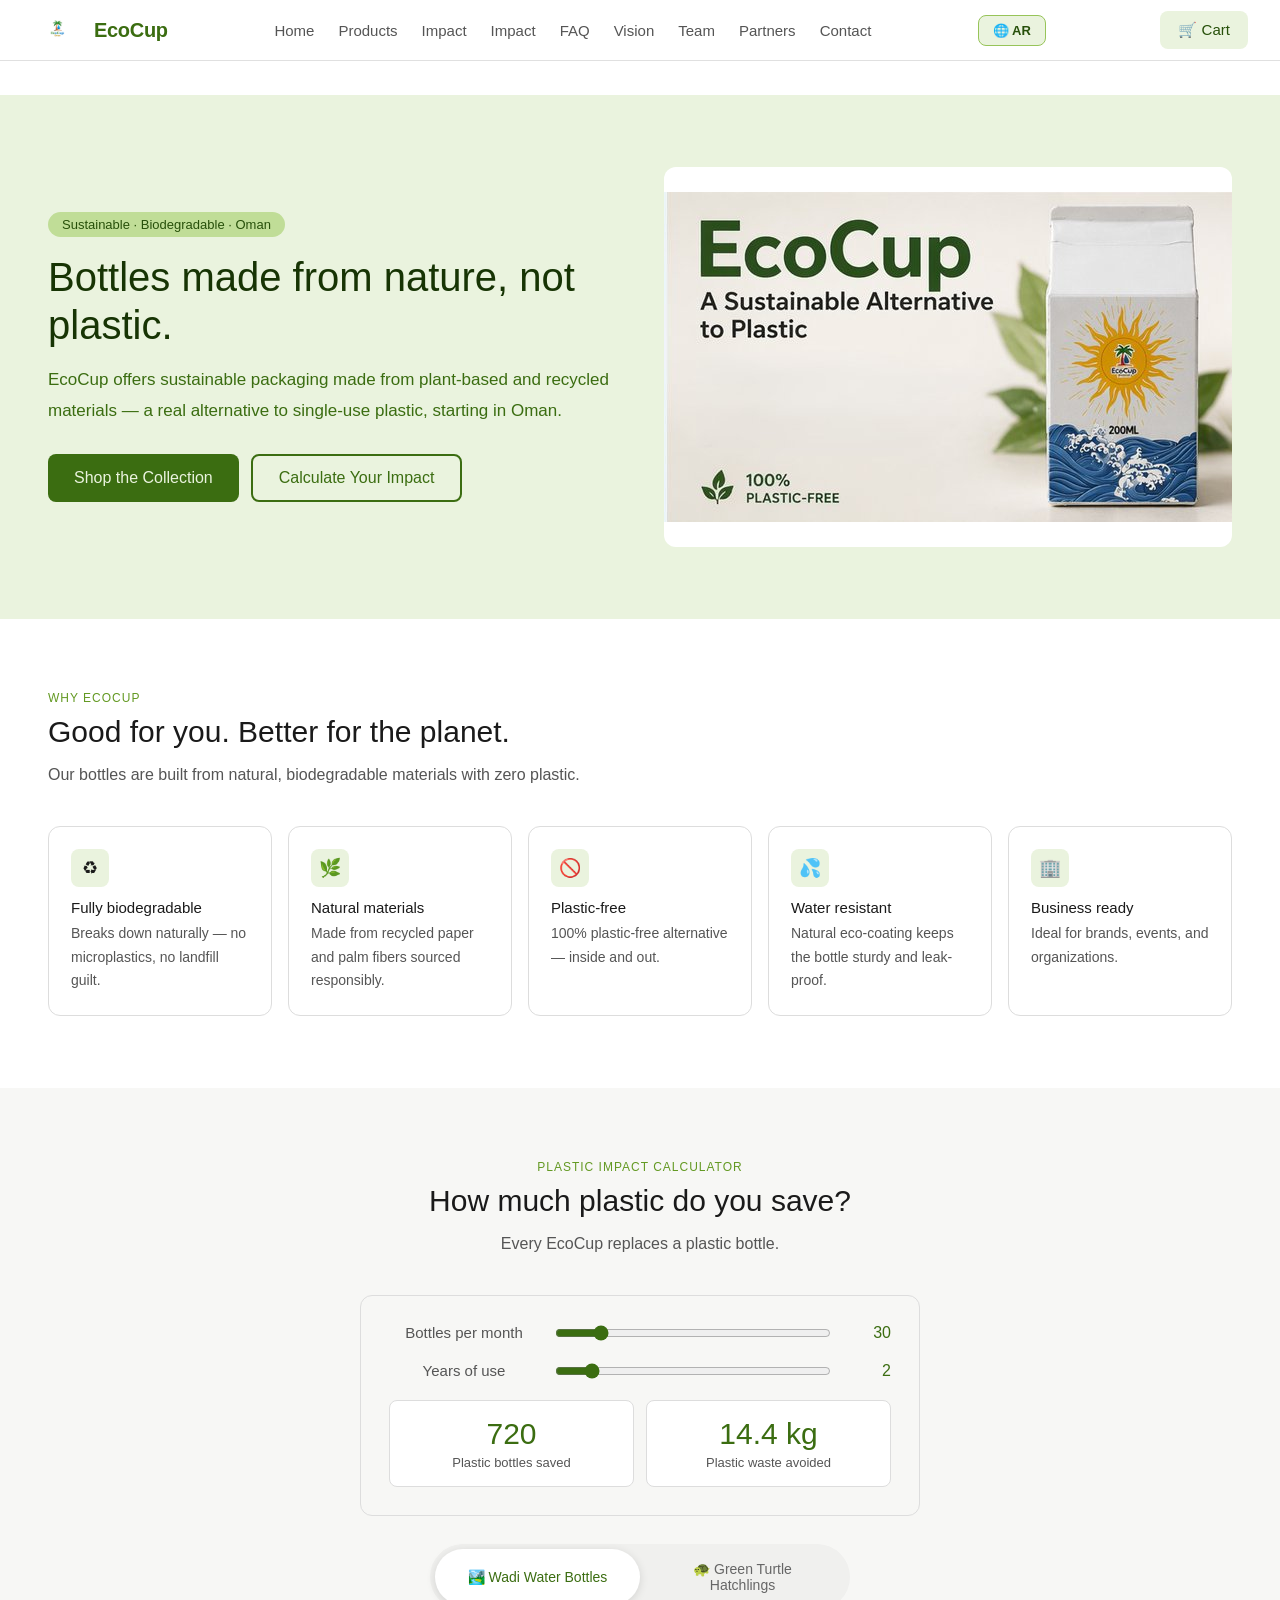
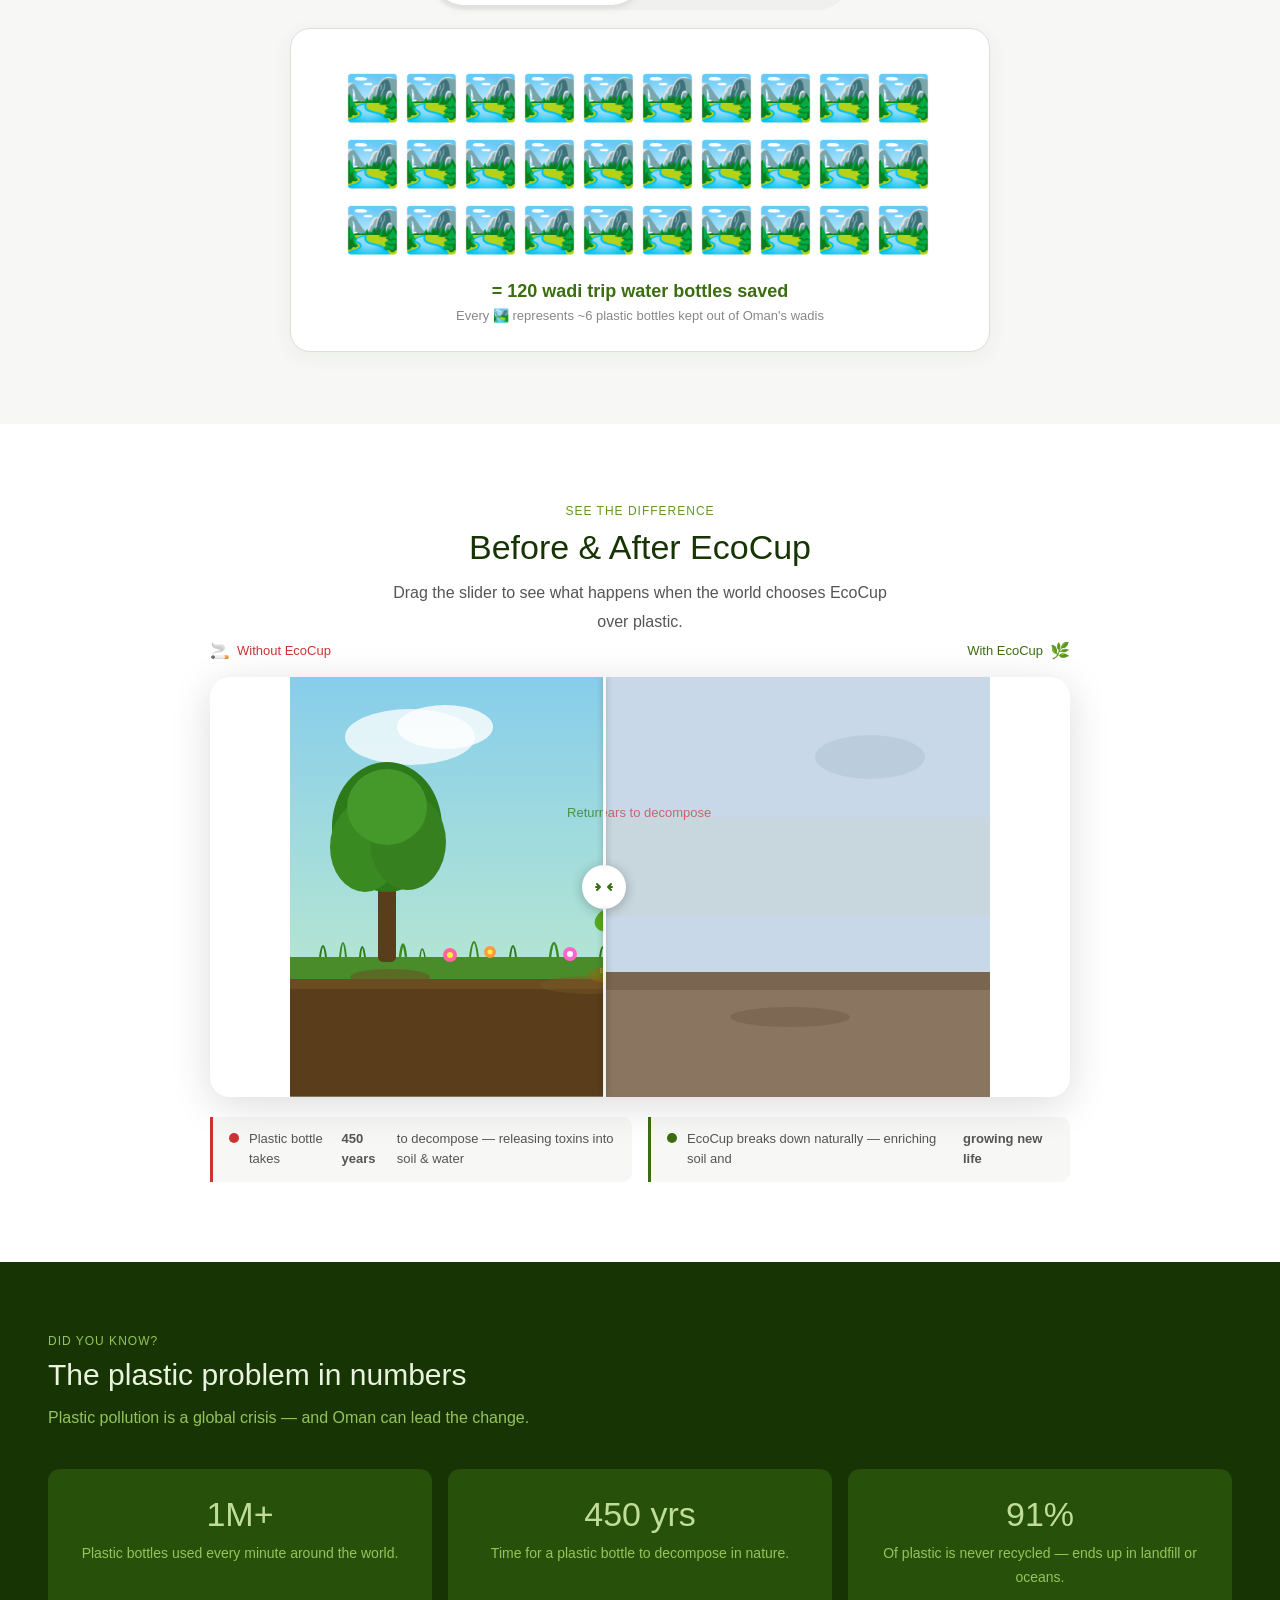
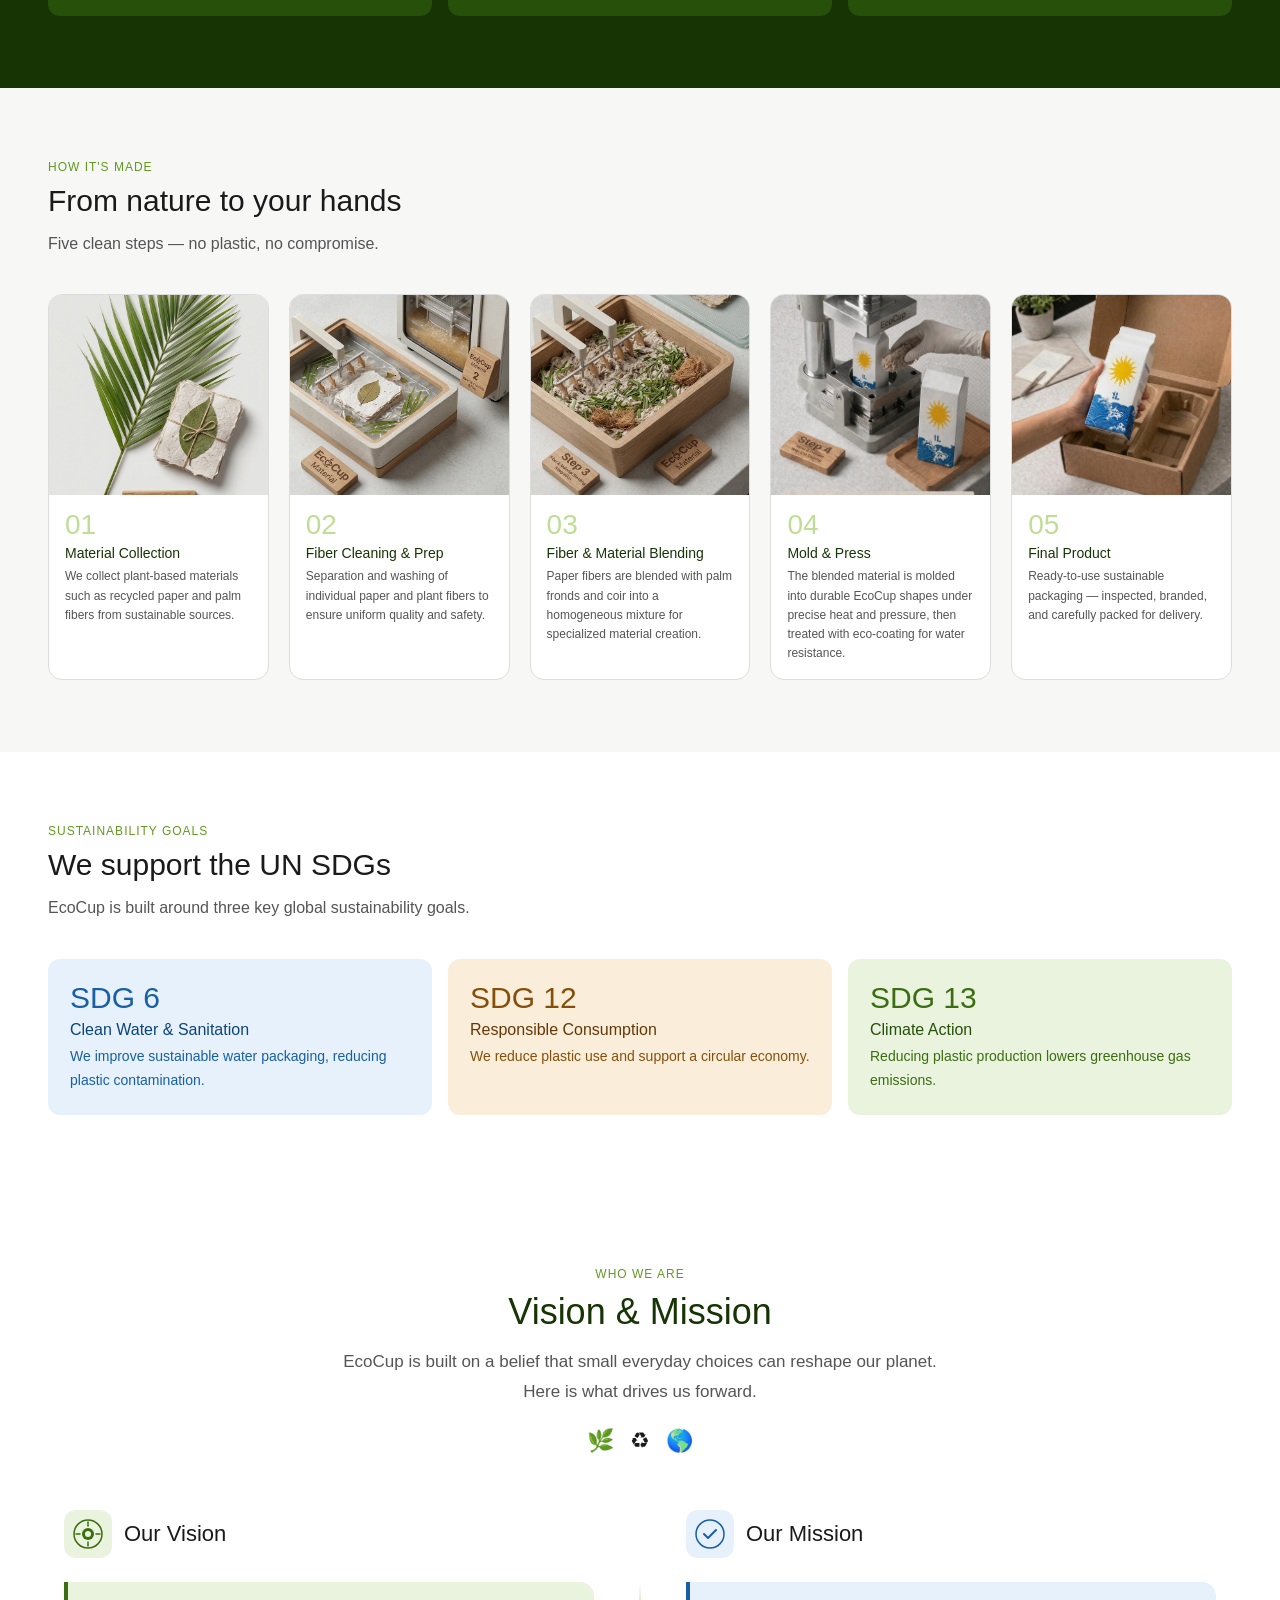
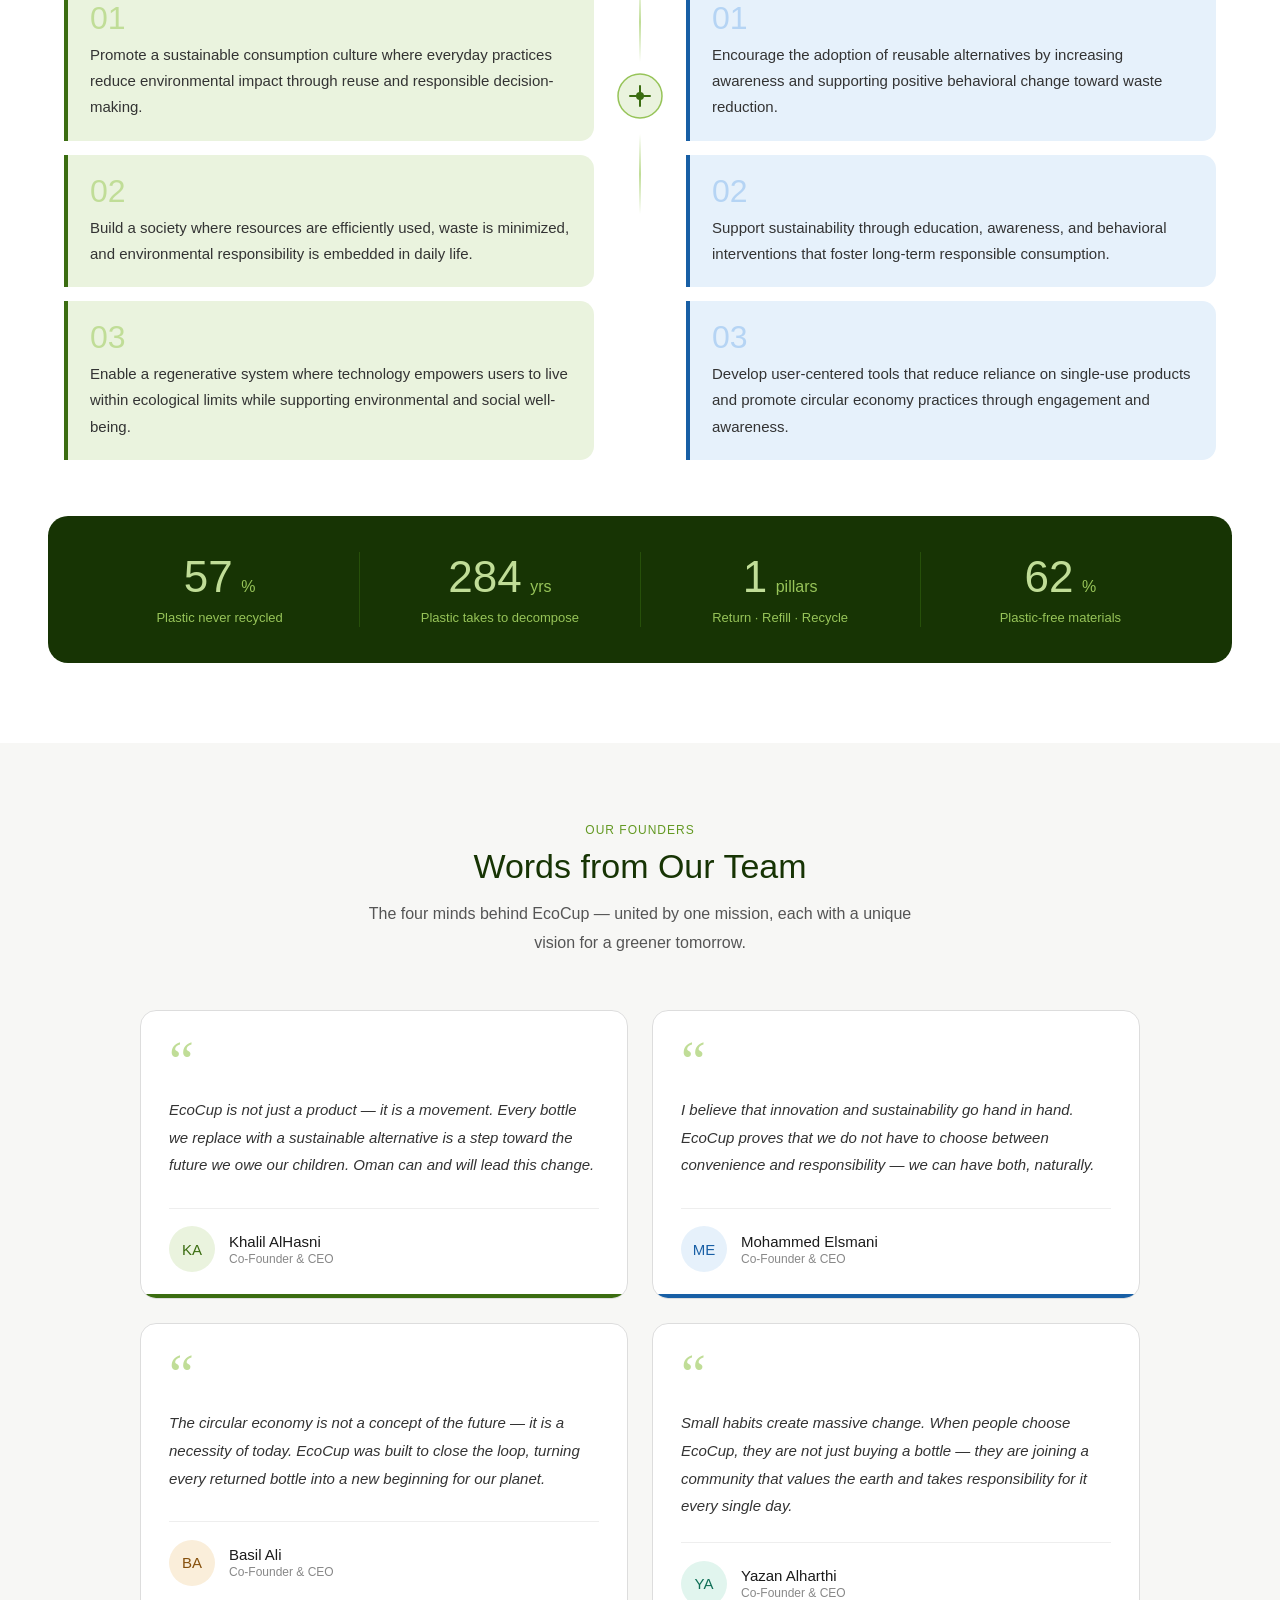
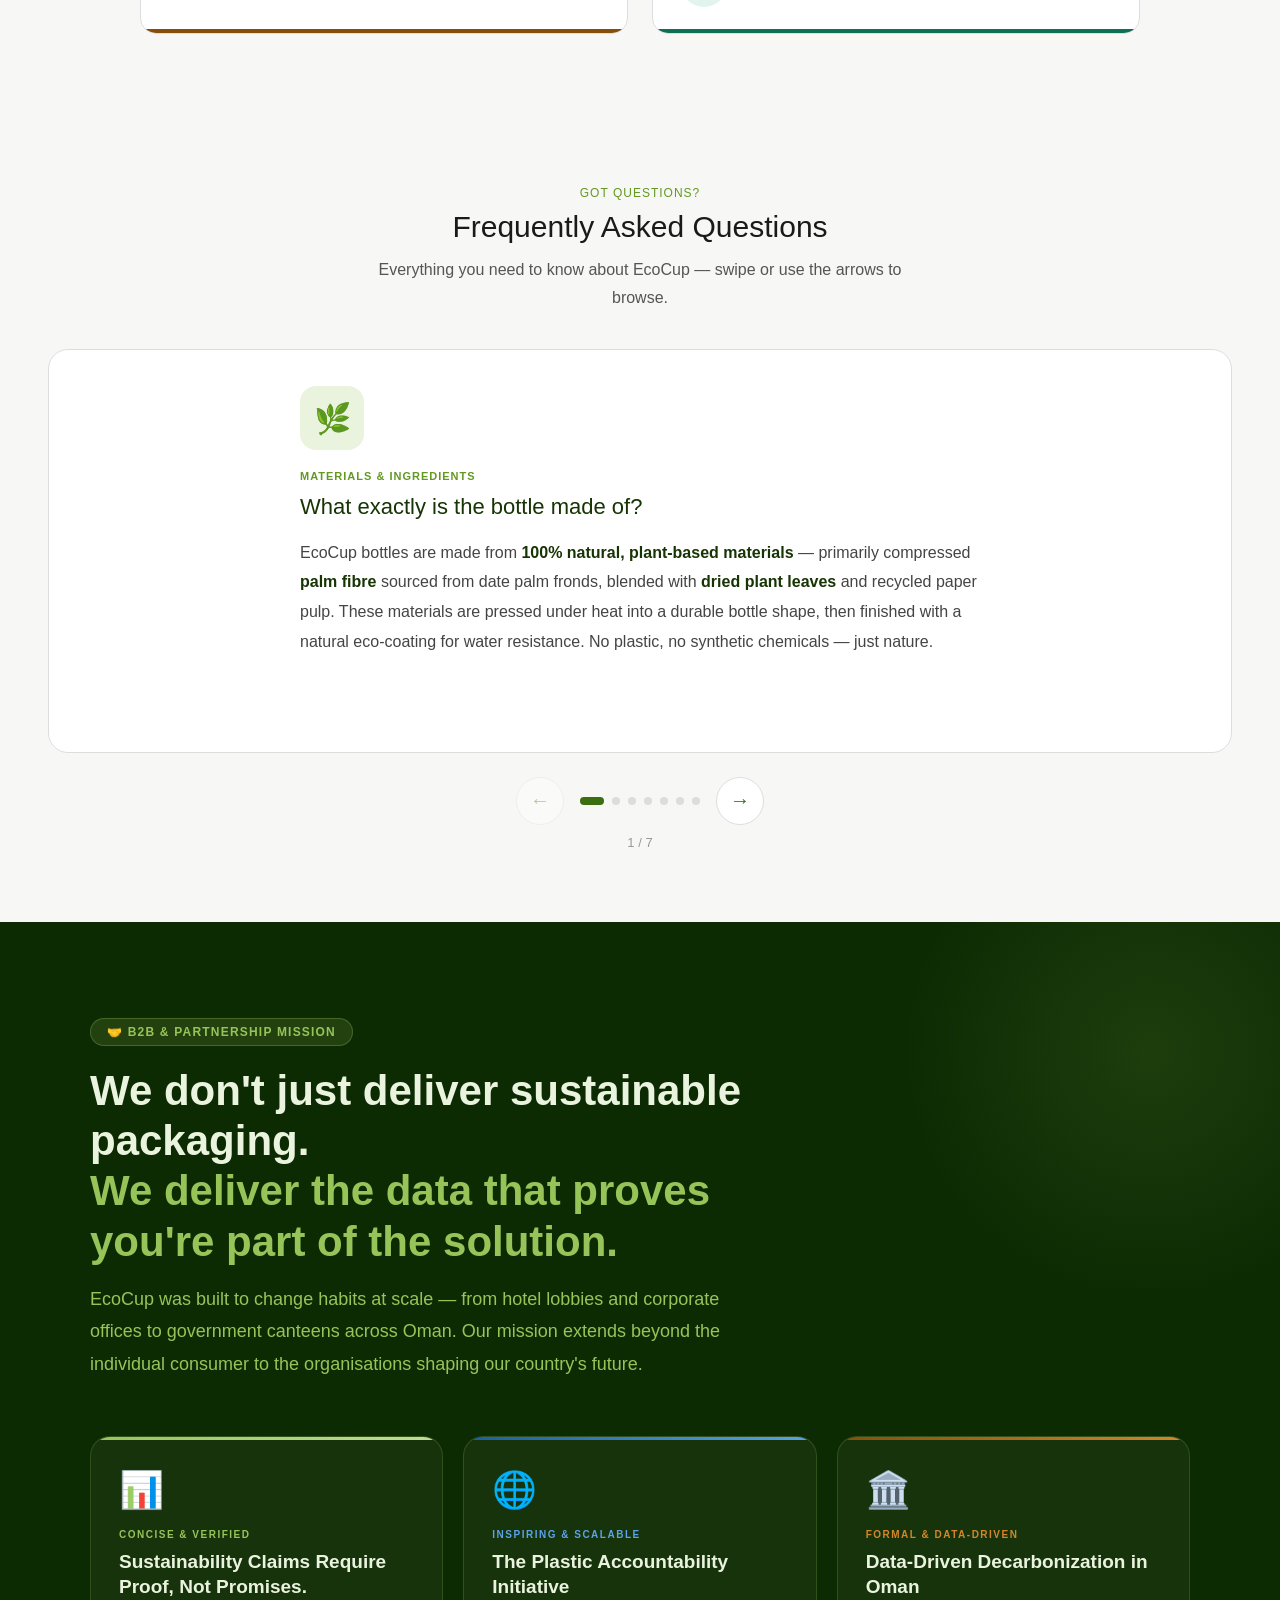
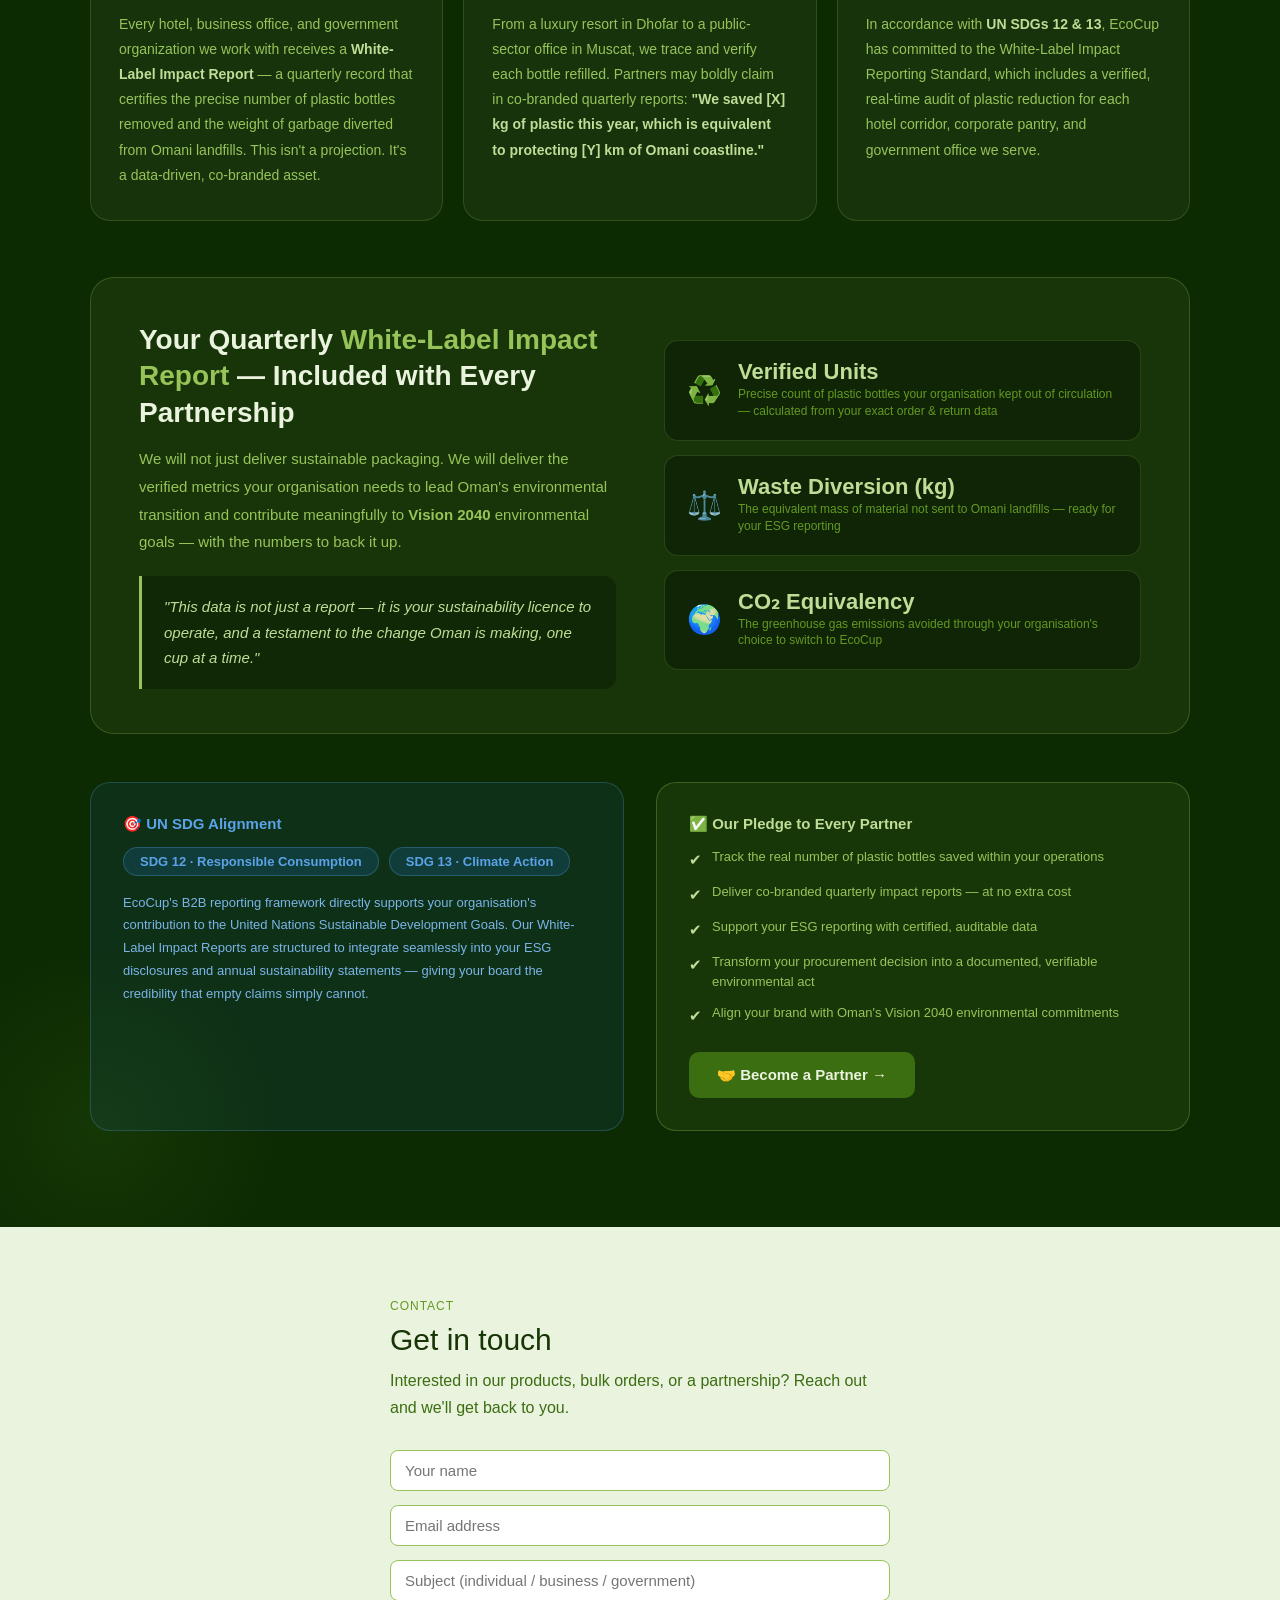
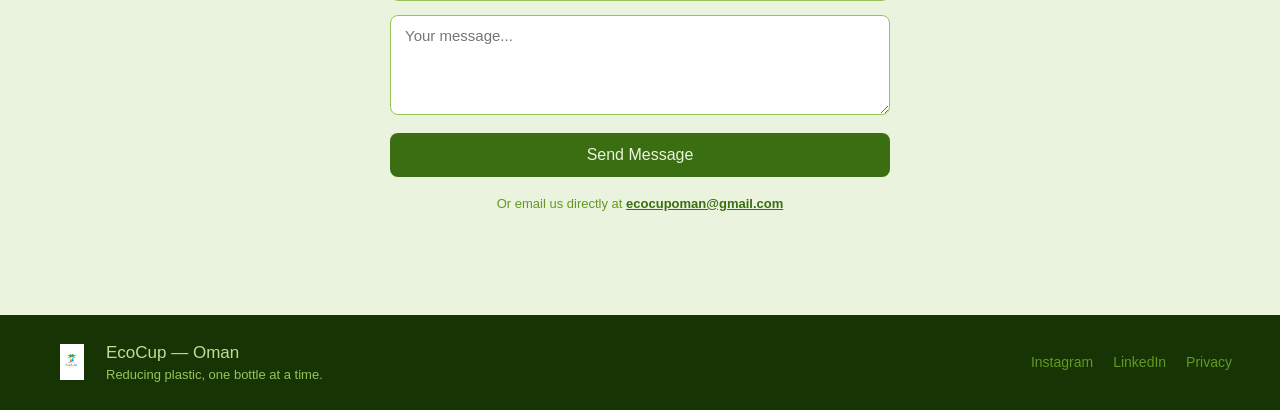
<file: ecocup_v2/index.html>
<!DOCTYPE html>
<html lang="en">
<head>
  <meta charset="UTF-8"/>
  <meta name="viewport" content="width=device-width, initial-scale=1.0"/>
  <title>EcoCup — Sustainable Bottles, Oman</title>
  <link rel="stylesheet" href="css/style.css"/>
</head>
<body>

<nav class="nav">
  <div class="nav-logo" onclick="showPage('page-home')">
    <img src="images/logo-new.jpeg" alt="EcoCup Logo"/>
    <span>EcoCup</span>
  </div>
  <div class="nav-links">
    <a onclick="showPage('page-home')">Home</a>
    <a onclick="showPage('page-products')">Products</a>
    <a onclick="showPage('page-home');setTimeout(()=>document.getElementById('sec-calc')&&document.getElementById('sec-calc').scrollIntoView({behavior:'smooth'}),200)">Impact</a>
    <a onclick="showPage('page-home');setTimeout(()=>document.getElementById('sec-before-after')&&document.getElementById('sec-before-after').scrollIntoView({behavior:'smooth'}),200)">Impact</a>
    <a onclick="showPage('page-home');setTimeout(()=>document.getElementById('sec-faq')&&document.getElementById('sec-faq').scrollIntoView({behavior:'smooth'}),200)">FAQ</a>
    <a onclick="showPage('page-home');setTimeout(()=>document.getElementById('sec-vision')&&document.getElementById('sec-vision').scrollIntoView({behavior:'smooth'}),200)">Vision</a>
    <a onclick="showPage('page-home');setTimeout(()=>document.getElementById('sec-team')&&document.getElementById('sec-team').scrollIntoView({behavior:'smooth'}),200)">Team</a>
    <a onclick="showPage('page-home');setTimeout(()=>document.getElementById('sec-b2b')&&document.getElementById('sec-b2b').scrollIntoView({behavior:'smooth'}),200)">Partners</a>
    <a onclick="showPage('page-home');setTimeout(()=>document.getElementById('sec-contact')&&document.getElementById('sec-contact').scrollIntoView({behavior:'smooth'}),200)">Contact</a>
  </div>
  <button class="lang-toggle" id="langToggle" onclick="toggleArabic()" title="عربي / English">🌐 AR</button>
  <button class="hamburger" id="hamburger" onclick="toggleMobileMenu()" aria-label="Menu">
    <span></span><span></span><span></span>
  </button>
  <button class="cart-btn" id="cart-nav-btn">
    &#128722; Cart <span class="cart-badge" id="cart-badge">0</span>
  </button>
</nav>
<div class="toast" id="toast"></div>

<!-- MOBILE MENU -->
<div class="mobile-menu" id="mobile-menu">
  <a onclick="showPage('page-home');closeMobileMenu()">🏠 Home</a>
  <a onclick="showPage('page-products');closeMobileMenu()">🛍️ Products</a>
  <a onclick="showPage('page-home');closeMobileMenu();setTimeout(()=>document.getElementById('sec-calc')&&document.getElementById('sec-calc').scrollIntoView({behavior:'smooth'}),200)">📊 Impact Calculator</a>
  <a onclick="showPage('page-home');closeMobileMenu();setTimeout(()=>document.getElementById('sec-vision')&&document.getElementById('sec-vision').scrollIntoView({behavior:'smooth'}),200)">🌱 Vision</a>
  <a onclick="showPage('page-home');closeMobileMenu();setTimeout(()=>document.getElementById('sec-faq')&&document.getElementById('sec-faq').scrollIntoView({behavior:'smooth'}),200)">❓ FAQ</a>
  <a onclick="showPage('page-home');closeMobileMenu();setTimeout(()=>document.getElementById('sec-team')&&document.getElementById('sec-team').scrollIntoView({behavior:'smooth'}),200)">👥 Team</a>
  <a onclick="showPage('page-home');closeMobileMenu();setTimeout(()=>document.getElementById('sec-b2b')&&document.getElementById('sec-b2b').scrollIntoView({behavior:'smooth'}),200)">🤝 Partners</a>
  <a onclick="showPage('page-home');closeMobileMenu();setTimeout(()=>document.getElementById('sec-contact')&&document.getElementById('sec-contact').scrollIntoView({behavior:'smooth'}),200)">✉️ Contact</a>
</div>

<!-- CART ABANDONMENT HOOK POPUP -->
<div class="cart-hook-overlay" id="cartHookOverlay" onclick="closeCartHook(event)">
  <div class="cart-hook-popup">
    <button class="cart-hook-close" onclick="closeCartHookBtn()">✕</button>
    <div class="cart-hook-icon">🌱</div>
    <div class="cart-hook-title">Did you know?</div>
    <div class="cart-hook-body">This EcoCup bottle will return to earth naturally — compare that to a plastic bottle sitting in a landfill for centuries.</div>
    <div class="cart-hook-compare">
      <div class="hook-stat bad">
        <div class="h-num">450 yrs</div>
        <div class="h-lbl">Plastic bottle to decompose</div>
      </div>
      <div class="hook-stat good">
        <div class="h-num">~80 days</div>
        <div class="h-lbl">EcoCup returns to soil</div>
      </div>
    </div>
    <button class="cart-hook-cta" onclick="closeCartHookBtn();showPage('page-cart');">View My Cart 🛒</button>
  </div>
</div>

<!-- HOME PAGE -->
<div class="page active" id="page-home">
  <section class="hero">
    <div>
      <span class="hero-tag">Sustainable &middot; Biodegradable &middot; Oman</span>
      <h1>Bottles made from nature, not plastic.</h1>
      <p>EcoCup offers sustainable packaging made from plant-based and recycled materials &mdash; a real alternative to single-use plastic, starting in Oman.</p>
      <div class="hero-btns">
        <button class="btn-primary" onclick="showPage('page-products')">Shop the Collection</button>
        <button class="btn-secondary" onclick="document.getElementById('sec-calc').scrollIntoView({behavior:'smooth'})">Calculate Your Impact</button>
      </div>
    </div>
    <div class="hero-img">
      <img src="images/hero/hero-bottle.png" alt="EcoCup 800ml Recycle and Return Bottle" style="object-fit:contain;background:#fff;"/>
    </div>
  </section>

  <section class="site-section">
    <div class="section-label">Why EcoCup</div>
    <div class="section-title">Good for you. Better for the planet.</div>
    <p class="section-sub">Our bottles are built from natural, biodegradable materials with zero plastic.</p>
    <div class="features-grid">
      <div class="feature-card"><div class="feature-icon">&#9851;</div><h3>Fully biodegradable</h3><p>Breaks down naturally &mdash; no microplastics, no landfill guilt.</p></div>
      <div class="feature-card"><div class="feature-icon">&#127807;</div><h3>Natural materials</h3><p>Made from recycled paper and palm fibers sourced responsibly.</p></div>
      <div class="feature-card"><div class="feature-icon">&#128683;</div><h3>Plastic-free</h3><p>100% plastic-free alternative &mdash; inside and out.</p></div>
      <div class="feature-card"><div class="feature-icon">&#128166;</div><h3>Water resistant</h3><p>Natural eco-coating keeps the bottle sturdy and leak-proof.</p></div>
      <div class="feature-card"><div class="feature-icon">&#127970;</div><h3>Business ready</h3><p>Ideal for brands, events, and organizations.</p></div>
    </div>
  </section>

  <section class="site-section" id="sec-calc" style="text-align:center;background:#f7f7f5;">
    <div class="section-label">Plastic Impact Calculator</div>
    <div class="section-title">How much plastic do you save?</div>
    <p class="section-sub" style="margin:0 auto;">Every EcoCup replaces a plastic bottle.</p>
    <div class="calc-box">
      <div class="calc-row"><label>Bottles per month</label><input type="range" min="1" max="200" value="30" id="monthly" step="1" oninput="updateCalc()"><span class="calc-val" id="monthly-val">30</span></div>
      <div class="calc-row"><label>Years of use</label><input type="range" min="1" max="10" value="2" id="years" step="1" oninput="updateCalc()"><span class="calc-val" id="years-val">2</span></div>
      <div class="calc-result">
        <div class="calc-stat"><div class="num" id="bottles-saved">720</div><div class="lbl">Plastic bottles saved</div></div>
        <div class="calc-stat"><div class="num" id="kg-saved">14.4 kg</div><div class="lbl">Plastic waste avoided</div></div>
      </div>
    </div>

    <!-- OMAN IMPACT VISUALIZER -->
    <div class="impact-toggle">
      <button class="impact-tab active" id="tab-wadis" onclick="setImpactTab('wadis')">🏞️ Wadi Water Bottles</button>
      <button class="impact-tab" id="tab-turtle" onclick="setImpactTab('turtle')">🐢 Green Turtle Hatchlings</button>
    </div>
    <div class="impact-visual-box" id="impact-visual-box">
      <div class="impact-icon-group" id="impact-icon-group">
        <div class="impact-emoji-row" id="impact-emojis"></div>
        <div class="impact-desc" id="impact-desc"></div>
        <div class="impact-sub" id="impact-sub"></div>
      </div>
    </div>
  </section>


  <!-- BEFORE & AFTER SLIDER SECTION -->
  <section class="ba-section" id="sec-before-after">
    <div class="ba-top">
      <div class="section-label" style="text-align:center;">See the difference</div>
      <h2 class="ba-heading">Before &amp; After EcoCup</h2>
      <p class="ba-sub">Drag the slider to see what happens when the world chooses EcoCup over plastic.</p>
    </div>

    <div class="ba-wrapper">
      <!-- LABELS -->
      <div class="ba-label ba-label-left">
        <span class="ba-label-icon">&#128684;</span>
        <span>Without EcoCup</span>
      </div>
      <div class="ba-label ba-label-right">
        <span>With EcoCup</span>
        <span class="ba-label-icon">&#127807;</span>
      </div>

      <!-- SLIDER CONTAINER -->
      <div class="ba-container" id="baContainer">

        <!-- BEFORE side (plastic pollution) -->
        <div class="ba-before">
          <div class="ba-before-visual">
            <!-- Plastic bottles pile SVG illustration -->
            <svg viewBox="0 0 700 420" xmlns="http://www.w3.org/2000/svg" width="100%" height="100%">
              <!-- Sky / background -->
              <rect width="700" height="420" fill="#c8d8e8"/>
              <!-- Clouds -->
              <ellipse cx="120" cy="60" rx="60" ry="25" fill="#b0c4d4" opacity="0.6"/>
              <ellipse cx="150" cy="50" rx="45" ry="22" fill="#b8ccd8" opacity="0.7"/>
              <ellipse cx="580" cy="80" rx="55" ry="22" fill="#b0c4d4" opacity="0.5"/>
              <!-- Ground -->
              <rect x="0" y="300" width="700" height="120" fill="#8a7560"/>
              <rect x="0" y="295" width="700" height="18" fill="#7a6550"/>
              <!-- Dirty puddles -->
              <ellipse cx="150" cy="320" rx="80" ry="12" fill="#6a5540" opacity="0.5"/>
              <ellipse cx="500" cy="340" rx="60" ry="10" fill="#6a5540" opacity="0.4"/>
              <!-- Plastic bottles scattered - various positions -->
              <!-- Row 1 bottles -->
              <g transform="translate(60,200) rotate(-15)">
                <rect x="0" y="0" width="28" height="70" rx="8" fill="#88ccff" opacity="0.85"/>
                <rect x="6" y="-8" width="16" height="14" rx="3" fill="#55aaee"/>
                <rect x="3" y="20" width="22" height="20" rx="2" fill="#aaddff" opacity="0.5"/>
              </g>
              <g transform="translate(110,220) rotate(10)">
                <rect x="0" y="0" width="24" height="60" rx="7" fill="#ffcc88" opacity="0.85"/>
                <rect x="5" y="-7" width="14" height="12" rx="3" fill="#ffaa44"/>
                <rect x="3" y="18" width="18" height="16" rx="2" fill="#ffddaa" opacity="0.5"/>
              </g>
              <g transform="translate(160,195) rotate(-5)">
                <rect x="0" y="0" width="26" height="65" rx="7" fill="#88ff99" opacity="0.85"/>
                <rect x="5" y="-7" width="16" height="13" rx="3" fill="#44cc55"/>
                <rect x="3" y="18" width="20" height="18" rx="2" fill="#aaffbb" opacity="0.5"/>
              </g>
              <g transform="translate(210,210) rotate(20)">
                <rect x="0" y="0" width="22" height="55" rx="6" fill="#ff8888" opacity="0.85"/>
                <rect x="4" y="-6" width="14" height="11" rx="3" fill="#ee4444"/>
              </g>
              <g transform="translate(260,200) rotate(-12)">
                <rect x="0" y="0" width="28" height="68" rx="8" fill="#cc88ff" opacity="0.85"/>
                <rect x="6" y="-8" width="16" height="14" rx="3" fill="#aa44ee"/>
                <rect x="3" y="20" width="22" height="20" rx="2" fill="#ddaaff" opacity="0.5"/>
              </g>
              <!-- Row 2 bottles (lower, partially buried) -->
              <g transform="translate(40,255) rotate(5)">
                <rect x="0" y="0" width="30" height="75" rx="9" fill="#88ccff" opacity="0.7"/>
                <rect x="6" y="-9" width="18" height="15" rx="3" fill="#55aaee"/>
              </g>
              <g transform="translate(90,248) rotate(-18)">
                <rect x="0" y="0" width="25" height="62" rx="7" fill="#ffee88" opacity="0.8"/>
                <rect x="5" y="-7" width="15" height="13" rx="3" fill="#ddcc44"/>
              </g>
              <g transform="translate(145,252) rotate(8)">
                <rect x="0" y="0" width="27" height="66" rx="8" fill="#ff9988" opacity="0.8"/>
                <rect x="5" y="-8" width="17" height="14" rx="3" fill="#ee5544"/>
              </g>
              <g transform="translate(195,245) rotate(-8)">
                <rect x="0" y="0" width="24" height="58" rx="7" fill="#88ffee" opacity="0.75"/>
                <rect x="5" y="-7" width="14" height="12" rx="3" fill="#33ccbb"/>
              </g>
              <g transform="translate(240,250) rotate(15)">
                <rect x="0" y="0" width="26" height="64" rx="8" fill="#ffbb88" opacity="0.8"/>
                <rect x="5" y="-8" width="16" height="13" rx="3" fill="#ee8833"/>
              </g>
              <g transform="translate(285,244) rotate(-10)">
                <rect x="0" y="0" width="22" height="54" rx="6" fill="#bbff88" opacity="0.75"/>
                <rect x="4" y="-6" width="14" height="11" rx="3" fill="#77ee33"/>
              </g>
              <!-- Scattered caps and labels -->
              <ellipse cx="130" cy="310" rx="12" ry="5" fill="#ee4444" opacity="0.6" transform="rotate(-20,130,310)"/>
              <ellipse cx="220" cy="305" rx="10" ry="4" fill="#4488ff" opacity="0.6" transform="rotate(15,220,305)"/>
              <ellipse cx="80" cy="315" rx="9" ry="4" fill="#44cc55" opacity="0.6"/>
              <rect x="170" y="308" width="18" height="6" rx="2" fill="#ffcc00" opacity="0.5" transform="rotate(10,179,311)"/>
              <!-- Smog/haze overlay -->
              <rect x="0" y="140" width="700" height="100" fill="#c8d0c0" opacity="0.25"/>
              <!-- Warning text overlay -->
              <text x="350" y="140" text-anchor="middle" font-size="13" fill="#cc3333" font-family="sans-serif" opacity="0.7">450 years to decompose</text>
            </svg>
          </div>
        </div>

        <!-- AFTER side (nature / EcoCup decomposed) -->
        <div class="ba-after">
          <div class="ba-after-visual">
            <svg viewBox="0 0 700 420" xmlns="http://www.w3.org/2000/svg" width="100%" height="100%">
              <!-- Sky gradient -->
              <defs>
                <linearGradient id="skyG" x1="0" y1="0" x2="0" y2="1">
                  <stop offset="0%" stop-color="#87ceeb"/>
                  <stop offset="100%" stop-color="#c8efc8"/>
                </linearGradient>
              </defs>
              <rect width="700" height="420" fill="url(#skyG)"/>
              <!-- Sun -->
              <circle cx="580" cy="70" r="38" fill="#ffe066" opacity="0.9"/>
              <circle cx="580" cy="70" r="48" fill="#ffe066" opacity="0.2"/>
              <!-- Clouds -->
              <ellipse cx="120" cy="60" rx="65" ry="28" fill="#fff" opacity="0.75"/>
              <ellipse cx="155" cy="50" rx="48" ry="22" fill="#fff" opacity="0.8"/>
              <ellipse cx="400" cy="90" rx="50" ry="20" fill="#fff" opacity="0.6"/>
              <!-- Rich ground -->
              <rect x="0" y="300" width="700" height="120" fill="#5a3e1b"/>
              <rect x="0" y="292" width="700" height="20" fill="#6b4c22"/>
              <!-- Grass layer -->
              <rect x="0" y="280" width="700" height="22" fill="#4a8c2a"/>
              <!-- Soil texture bumps -->
              <ellipse cx="100" cy="300" rx="40" ry="8" fill="#6b4c22" opacity="0.5"/>
              <ellipse cx="300" cy="308" rx="50" ry="9" fill="#7a5a2a" opacity="0.4"/>
              <ellipse cx="550" cy="302" rx="45" ry="8" fill="#6b4c22" opacity="0.45"/>
              <!-- Grass blades -->
              <g fill="#2d7a1a">
                <path d="M30 280 Q33 258 36 280" stroke="#2d7a1a" stroke-width="2" fill="none"/>
                <path d="M50 280 Q53 252 56 280" stroke="#3a8a22" stroke-width="2" fill="none"/>
                <path d="M70 280 Q72 260 75 280" stroke="#2d7a1a" stroke-width="2" fill="none"/>
                <path d="M110 280 Q113 255 116 280" stroke="#3a8a22" stroke-width="2.5" fill="none"/>
                <path d="M130 280 Q132 264 135 280" stroke="#2d7a1a" stroke-width="1.5" fill="none"/>
                <path d="M180 280 Q184 250 188 280" stroke="#3a8a22" stroke-width="2" fill="none"/>
                <path d="M220 280 Q223 258 226 280" stroke="#2d7a1a" stroke-width="2" fill="none"/>
                <path d="M260 280 Q264 252 268 280" stroke="#3a8a22" stroke-width="2.5" fill="none"/>
                <path d="M310 280 Q313 260 316 280" stroke="#2d7a1a" stroke-width="2" fill="none"/>
                <path d="M360 280 Q364 254 368 280" stroke="#3a8a22" stroke-width="2" fill="none"/>
                <path d="M420 280 Q423 257 426 280" stroke="#2d7a1a" stroke-width="2.5" fill="none"/>
                <path d="M470 280 Q473 262 476 280" stroke="#3a8a22" stroke-width="2" fill="none"/>
                <path d="M530 280 Q534 253 538 280" stroke="#2d7a1a" stroke-width="2" fill="none"/>
                <path d="M580 280 Q583 258 586 280" stroke="#3a8a22" stroke-width="2.5" fill="none"/>
                <path d="M630 280 Q633 260 636 280" stroke="#2d7a1a" stroke-width="2" fill="none"/>
                <path d="M670 280 Q672 256 675 280" stroke="#3a8a22" stroke-width="2" fill="none"/>
              </g>
              <!-- Big tree left -->
              <rect x="88" y="160" width="18" height="125" rx="5" fill="#5a3e1b"/>
              <ellipse cx="97" cy="150" rx="55" ry="65" fill="#2d7a1a"/>
              <ellipse cx="75" cy="170" rx="35" ry="45" fill="#3a8a22"/>
              <ellipse cx="118" cy="165" rx="38" ry="48" fill="#368020"/>
              <ellipse cx="97" cy="130" rx="40" ry="38" fill="#44992a"/>
              <!-- Flowers -->
              <circle cx="160" cy="278" r="7" fill="#ff6699"/>
              <circle cx="160" cy="278" r="3" fill="#ffee44"/>
              <circle cx="200" cy="275" r="6" fill="#ff9944"/>
              <circle cx="200" cy="275" r="2.5" fill="#ffee44"/>
              <circle cx="280" cy="277" r="7" fill="#ff66cc"/>
              <circle cx="280" cy="277" r="3" fill="#fff"/>
              <circle cx="350" cy="274" r="5" fill="#ffdd44"/>
              <circle cx="350" cy="274" r="2" fill="#fff"/>
              <circle cx="450" cy="276" r="6" fill="#ff4488"/>
              <circle cx="450" cy="276" r="2.5" fill="#ffee44"/>
              <circle cx="520" cy="275" r="7" fill="#cc44ff"/>
              <circle cx="520" cy="275" r="3" fill="#fff"/>
              <circle cx="600" cy="277" r="6" fill="#ff6644"/>
              <circle cx="600" cy="277" r="2.5" fill="#ffee44"/>
              <!-- Small plant sprouting (decomposed EcoCup) -->
              <rect x="318" y="248" width="8" height="35" rx="3" fill="#4a7a1a"/>
              <ellipse cx="322" cy="242" rx="18" ry="12" fill="#55aa22" transform="rotate(-20,322,242)"/>
              <ellipse cx="330" cy="250" rx="14" ry="10" fill="#44991a" transform="rotate(15,330,250)"/>
              <!-- EcoCup decomposing in soil -->
              <ellipse cx="320" cy="298" rx="22" ry="8" fill="#8B6914" opacity="0.6"/>
              <text x="322" y="296" text-anchor="middle" font-size="7" fill="#c8a050" font-family="sans-serif" opacity="0.8">EcoCup</text>
              <!-- Butterfly -->
              <g transform="translate(420,200)">
                <ellipse cx="0" cy="0" rx="18" ry="10" fill="#ff88cc" opacity="0.8" transform="rotate(-30)"/>
                <ellipse cx="0" cy="0" rx="18" ry="10" fill="#ffaadd" opacity="0.8" transform="rotate(30) scale(-1,1)"/>
                <ellipse cx="0" cy="0" rx="12" ry="7" fill="#ff66bb" opacity="0.6" transform="rotate(150)"/>
                <ellipse cx="0" cy="0" rx="12" ry="7" fill="#ff88cc" opacity="0.6" transform="rotate(210) scale(-1,1)"/>
                <line x1="0" y1="-5" x2="-8" y2="-18" stroke="#333" stroke-width="1"/>
                <line x1="0" y1="-5" x2="8" y2="-18" stroke="#333" stroke-width="1"/>
              </g>
              <!-- Bird -->
              <path d="M500 100 Q510 93 520 100 Q510 97 500 100" fill="none" stroke="#334" stroke-width="1.5"/>
              <path d="M530 110 Q540 103 550 110 Q540 107 530 110" fill="none" stroke="#334" stroke-width="1.5"/>
              <!-- Clean air text -->
              <text x="350" y="140" text-anchor="middle" font-size="13" fill="#2d7a1a" font-family="sans-serif" opacity="0.75">Returns to earth naturally</text>
            </svg>
          </div>
        </div>

        <!-- DRAG HANDLE -->
        <div class="ba-handle" id="baHandle">
          <div class="ba-handle-line"></div>
          <div class="ba-handle-circle">
            <svg width="22" height="22" viewBox="0 0 22 22" fill="none">
              <path d="M7 11l-4 0M7 11l-3-3M7 11l-3 3" stroke="#3B6D11" stroke-width="2" stroke-linecap="round"/>
              <path d="M15 11l4 0M15 11l3-3M15 11l3 3" stroke="#3B6D11" stroke-width="2" stroke-linecap="round"/>
            </svg>
          </div>
          <div class="ba-handle-line"></div>
        </div>

      </div><!-- end ba-container -->

      <!-- BOTTOM CAPTION -->
      <div class="ba-caption">
        <div class="ba-cap-item ba-cap-left">
          <span class="ba-cap-dot" style="background:#cc3333;"></span>
          Plastic bottle takes <strong>450 years</strong> to decompose — releasing toxins into soil &amp; water
        </div>
        <div class="ba-cap-item ba-cap-right">
          <span class="ba-cap-dot" style="background:#3B6D11;"></span>
          EcoCup breaks down naturally — enriching soil and <strong>growing new life</strong>
        </div>
      </div>
    </div>
  </section>

  <section class="dark-section">
    <div class="section-label" style="color:#97C459;">Did you know?</div>
    <div class="section-title" style="color:#EAF3DE;">The plastic problem in numbers</div>
    <p class="section-sub" style="color:#97C459;">Plastic pollution is a global crisis &mdash; and Oman can lead the change.</p>
    <div class="dyk-grid">
      <div class="dyk-card"><span class="big">1M+</span><p>Plastic bottles used every minute around the world.</p></div>
      <div class="dyk-card"><span class="big">450 yrs</span><p>Time for a plastic bottle to decompose in nature.</p></div>
      <div class="dyk-card"><span class="big">91%</span><p>Of plastic is never recycled &mdash; ends up in landfill or oceans.</p></div>
    </div>
  </section>

  <section class="site-section process-bg">
    <div class="section-label">How it&apos;s made</div>
    <div class="section-title">From nature to your hands</div>
    <p class="section-sub">Five clean steps &mdash; no plastic, no compromise.</p>
    <div class="process-steps-grid">
      <div class="proc-card">
        <div class="proc-img-wrap"><img src="images/process/step1-materials.jpg" alt="Step 1 - Material Collection"/></div>
        <div class="proc-info"><div class="proc-num">01</div><h4>Material Collection</h4><p>We collect plant-based materials such as recycled paper and palm fibers from sustainable sources.</p></div>
      </div>
      <div class="proc-card">
        <div class="proc-img-wrap"><img src="images/process/step2-cleaning.jpg" alt="Step 2 - Fiber Cleaning"/></div>
        <div class="proc-info"><div class="proc-num">02</div><h4>Fiber Cleaning &amp; Prep</h4><p>Separation and washing of individual paper and plant fibers to ensure uniform quality and safety.</p></div>
      </div>
      <div class="proc-card">
        <div class="proc-img-wrap"><img src="images/process/step3-blending.jpg" alt="Step 3 - Blending"/></div>
        <div class="proc-info"><div class="proc-num">03</div><h4>Fiber &amp; Material Blending</h4><p>Paper fibers are blended with palm fronds and coir into a homogeneous mixture for specialized material creation.</p></div>
      </div>
      <div class="proc-card">
        <div class="proc-img-wrap"><img src="images/process/step4-mold.png" alt="Step 4 - Mold and Press"/></div>
        <div class="proc-info"><div class="proc-num">04</div><h4>Mold &amp; Press</h4><p>The blended material is molded into durable EcoCup shapes under precise heat and pressure, then treated with eco-coating for water resistance.</p></div>
      </div>
      <div class="proc-card">
        <div class="proc-img-wrap"><img src="images/process/step5-final.png" alt="Step 5 - Final Product"/></div>
        <div class="proc-info"><div class="proc-num">05</div><h4>Final Product</h4><p>Ready-to-use sustainable packaging — inspected, branded, and carefully packed for delivery.</p></div>
      </div>
    </div>
  </section>

  <section class="site-section">
    <div class="section-label">Sustainability Goals</div>
    <div class="section-title">We support the UN SDGs</div>
    <p class="section-sub">EcoCup is built around three key global sustainability goals.</p>
    <div class="sdg-grid">
      <div class="sdg-card blue"><div class="sdg-num">SDG 6</div><h4>Clean Water &amp; Sanitation</h4><p>We improve sustainable water packaging, reducing plastic contamination.</p></div>
      <div class="sdg-card amber"><div class="sdg-num">SDG 12</div><h4>Responsible Consumption</h4><p>We reduce plastic use and support a circular economy.</p></div>
      <div class="sdg-card green"><div class="sdg-num">SDG 13</div><h4>Climate Action</h4><p>Reducing plastic production lowers greenhouse gas emissions.</p></div>
    </div>
  </section>


  <!-- VISION & MISSION SECTION -->
  <section class="vm-section" id="sec-vision">
    <div class="vm-top">
      <div class="vm-intro anim-vm">
        <div class="section-label">Who we are</div>
        <h2 class="vm-heading">Vision &amp; Mission</h2>
        <p class="vm-sub">EcoCup is built on a belief that small everyday choices can reshape our planet. Here is what drives us forward.</p>
        <div class="vm-leaf-row">
          <span class="vm-leaf">&#127807;</span>
          <span class="vm-leaf">&#9851;</span>
          <span class="vm-leaf">&#127758;</span>
        </div>
      </div>
    </div>

    <div class="vm-grid">
      <!-- VISION COLUMN -->
      <div class="vm-col vision-col">
        <div class="vm-col-header">
          <div class="vm-col-icon vision-icon">
            <svg width="32" height="32" viewBox="0 0 32 32" fill="none"><circle cx="16" cy="16" r="14" fill="#EAF3DE" stroke="#3B6D11" stroke-width="1.5"/><circle cx="16" cy="16" r="6" fill="#3B6D11"/><circle cx="16" cy="16" r="3" fill="#EAF3DE"/><path d="M16 4v4M16 24v4M4 16h4M24 16h4" stroke="#3B6D11" stroke-width="1.5" stroke-linecap="round"/></svg>
          </div>
          <h3 class="vm-col-title">Our Vision</h3>
        </div>
        <div class="vm-cards-list">
          <div class="vm-card vm-card-vision anim-vm" style="animation-delay:0.1s">
            <div class="vm-card-num">01</div>
            <p>Promote a sustainable consumption culture where everyday practices reduce environmental impact through reuse and responsible decision-making.</p>
          </div>
          <div class="vm-card vm-card-vision anim-vm" style="animation-delay:0.2s">
            <div class="vm-card-num">02</div>
            <p>Build a society where resources are efficiently used, waste is minimized, and environmental responsibility is embedded in daily life.</p>
          </div>
          <div class="vm-card vm-card-vision anim-vm" style="animation-delay:0.3s">
            <div class="vm-card-num">03</div>
            <p>Enable a regenerative system where technology empowers users to live within ecological limits while supporting environmental and social well-being.</p>
          </div>
        </div>
      </div>

      <!-- DIVIDER -->
      <div class="vm-divider">
        <div class="vm-divider-line"></div>
        <div class="vm-divider-icon">
          <svg width="48" height="48" viewBox="0 0 48 48" fill="none"><circle cx="24" cy="24" r="22" fill="#EAF3DE" stroke="#97C459" stroke-width="1.5"/><path d="M24 14v6M24 28v6M14 24h6M28 24h6" stroke="#3B6D11" stroke-width="2" stroke-linecap="round"/><circle cx="24" cy="24" r="4" fill="#3B6D11"/></svg>
        </div>
        <div class="vm-divider-line"></div>
      </div>

      <!-- MISSION COLUMN -->
      <div class="vm-col mission-col">
        <div class="vm-col-header">
          <div class="vm-col-icon mission-icon">
            <svg width="32" height="32" viewBox="0 0 32 32" fill="none"><circle cx="16" cy="16" r="14" fill="#E6F1FB" stroke="#185FA5" stroke-width="1.5"/><path d="M10 16l4 4 8-8" stroke="#185FA5" stroke-width="2" stroke-linecap="round" stroke-linejoin="round"/></svg>
          </div>
          <h3 class="vm-col-title">Our Mission</h3>
        </div>
        <div class="vm-cards-list">
          <div class="vm-card vm-card-mission anim-vm" style="animation-delay:0.15s">
            <div class="vm-card-num">01</div>
            <p>Encourage the adoption of reusable alternatives by increasing awareness and supporting positive behavioral change toward waste reduction.</p>
          </div>
          <div class="vm-card vm-card-mission anim-vm" style="animation-delay:0.25s">
            <div class="vm-card-num">02</div>
            <p>Support sustainability through education, awareness, and behavioral interventions that foster long-term responsible consumption.</p>
          </div>
          <div class="vm-card vm-card-mission anim-vm" style="animation-delay:0.35s">
            <div class="vm-card-num">03</div>
            <p>Develop user-centered tools that reduce reliance on single-use products and promote circular economy practices through engagement and awareness.</p>
          </div>
        </div>
      </div>
    </div>

    <!-- BOTTOM STATS BAR -->
    <div class="vm-stats">
      <div class="vm-stat anim-vm" style="animation-delay:0.1s">
        <div class="vm-stat-num" data-target="91">0</div>
        <div class="vm-stat-unit">%</div>
        <div class="vm-stat-label">Plastic never recycled</div>
      </div>
      <div class="vm-stat-div"></div>
      <div class="vm-stat anim-vm" style="animation-delay:0.2s">
        <div class="vm-stat-num" data-target="450">0</div>
        <div class="vm-stat-unit">yrs</div>
        <div class="vm-stat-label">Plastic takes to decompose</div>
      </div>
      <div class="vm-stat-div"></div>
      <div class="vm-stat anim-vm" style="animation-delay:0.3s">
        <div class="vm-stat-num" data-target="3">0</div>
        <div class="vm-stat-unit">pillars</div>
        <div class="vm-stat-label">Return · Refill · Recycle</div>
      </div>
      <div class="vm-stat-div"></div>
      <div class="vm-stat anim-vm" style="animation-delay:0.4s">
        <div class="vm-stat-num" data-target="100">0</div>
        <div class="vm-stat-unit">%</div>
        <div class="vm-stat-label">Plastic-free materials</div>
      </div>
    </div>
  </section>


  <!-- TEAM VISION SECTION -->
  <section class="team-section" id="sec-team">
    <div class="team-top">
      <div class="section-label" style="text-align:center;">Our Founders</div>
      <h2 class="team-heading">Words from Our Team</h2>
      <p class="team-sub">The four minds behind EcoCup — united by one mission, each with a unique vision for a greener tomorrow.</p>
    </div>

    <div class="team-grid">

      <!-- CEO 1 -->
      <div class="ceo-card anim-team" style="animation-delay:0.1s">
        <div class="ceo-card-inner">
          <div class="ceo-quote-mark">&ldquo;</div>
          <p class="ceo-quote">EcoCup is not just a product — it is a movement. Every bottle we replace with a sustainable alternative is a step toward the future we owe our children. Oman can and will lead this change.</p>
          <div class="ceo-divider"></div>
          <div class="ceo-footer">
            <div class="ceo-avatar" style="background:#EAF3DE;color:#3B6D11;">KA</div>
            <div>
              <div class="ceo-name">Khalil AlHasni</div>
              <div class="ceo-title">Co-Founder &amp; CEO</div>
            </div>
          </div>
        </div>
        <div class="ceo-accent" style="background:#3B6D11;"></div>
      </div>

      <!-- CEO 2 -->
      <div class="ceo-card anim-team" style="animation-delay:0.2s">
        <div class="ceo-card-inner">
          <div class="ceo-quote-mark">&ldquo;</div>
          <p class="ceo-quote">I believe that innovation and sustainability go hand in hand. EcoCup proves that we do not have to choose between convenience and responsibility — we can have both, naturally.</p>
          <div class="ceo-divider"></div>
          <div class="ceo-footer">
            <div class="ceo-avatar" style="background:#E6F1FB;color:#185FA5;">ME</div>
            <div>
              <div class="ceo-name">Mohammed Elsmani</div>
              <div class="ceo-title">Co-Founder &amp; CEO</div>
            </div>
          </div>
        </div>
        <div class="ceo-accent" style="background:#185FA5;"></div>
      </div>

      <!-- CEO 3 -->
      <div class="ceo-card anim-team" style="animation-delay:0.3s">
        <div class="ceo-card-inner">
          <div class="ceo-quote-mark">&ldquo;</div>
          <p class="ceo-quote">The circular economy is not a concept of the future — it is a necessity of today. EcoCup was built to close the loop, turning every returned bottle into a new beginning for our planet.</p>
          <div class="ceo-divider"></div>
          <div class="ceo-footer">
            <div class="ceo-avatar" style="background:#FAEEDA;color:#854F0B;">BA</div>
            <div>
              <div class="ceo-name">Basil Ali</div>
              <div class="ceo-title">Co-Founder &amp; CEO</div>
            </div>
          </div>
        </div>
        <div class="ceo-accent" style="background:#854F0B;"></div>
      </div>

      <!-- CEO 4 -->
      <div class="ceo-card anim-team" style="animation-delay:0.4s">
        <div class="ceo-card-inner">
          <div class="ceo-quote-mark">&ldquo;</div>
          <p class="ceo-quote">Small habits create massive change. When people choose EcoCup, they are not just buying a bottle — they are joining a community that values the earth and takes responsibility for it every single day.</p>
          <div class="ceo-divider"></div>
          <div class="ceo-footer">
            <div class="ceo-avatar" style="background:#E1F5EE;color:#0F6E56;">YA</div>
            <div>
              <div class="ceo-name">Yazan Alharthi</div>
              <div class="ceo-title">Co-Founder &amp; CEO</div>
            </div>
          </div>
        </div>
        <div class="ceo-accent" style="background:#0F6E56;"></div>
      </div>

    </div>
  </section>

  <!-- FAQ SECTION -->
  <section class="faq-section" id="sec-faq">
    <div class="section-label" style="text-align:center;">Got Questions?</div>
    <div class="section-title" style="text-align:center;">Frequently Asked Questions</div>
    <p class="section-sub" style="text-align:center;margin:0 auto;">Everything you need to know about EcoCup — swipe or use the arrows to browse.</p>

    <div class="faq-slider-wrap">
      <div class="faq-track-outer">
        <div class="faq-track" id="faqTrack">

          <!-- Q1: Materials -->
          <div class="faq-card">
            <div class="faq-card-inner">
              <div class="faq-card-icon" style="background:#EAF3DE;">🌿</div>
              <div class="faq-card-cat">Materials &amp; Ingredients</div>
              <div class="faq-card-q">What exactly is the bottle made of?</div>
              <div class="faq-card-a">
                EcoCup bottles are made from <strong>100% natural, plant-based materials</strong> — primarily compressed <strong>palm fibre</strong> sourced from date palm fronds, blended with <strong>dried plant leaves</strong> and recycled paper pulp. These materials are pressed under heat into a durable bottle shape, then finished with a natural eco-coating for water resistance. No plastic, no synthetic chemicals — just nature.
              </div>
            </div>
          </div>

          <!-- Q2: Taste -->
          <div class="faq-card">
            <div class="faq-card-inner">
              <div class="faq-card-icon" style="background:#E6F1FB;">💧</div>
              <div class="faq-card-cat">Water Quality &amp; Taste</div>
              <div class="faq-card-q">Does the bottle leave any taste in the water? Does it taste like paper or cardboard?</div>
              <div class="faq-card-a">
                No — EcoCup bottles are designed with a <strong>food-safe inner eco-coating</strong> that creates a neutral barrier between the water and the natural materials. The water tastes completely clean. The coating is derived from plant-based waxes, so there is no papery or earthy flavour. Multiple taste tests in Oman confirmed <strong>zero detectable aftertaste</strong>.
              </div>
            </div>
          </div>

          <!-- Q3: Disposal -->
          <div class="faq-card">
            <div class="faq-card-inner">
              <div class="faq-card-icon" style="background:#FAEEDA;">🌱</div>
              <div class="faq-card-cat">Disposal &amp; Composting</div>
              <div class="faq-card-q">How do I properly dispose of the Nature Return bottle? Can I just bury it in my garden?</div>
              <div class="faq-card-a">
                Yes! The simplest way is to <strong>bury it in soil</strong> — your garden, a plant pot, or any agricultural land. The palm fibre and plant-leaf materials naturally break down and actually <strong>enrich the soil</strong> as they decompose. You can also place it in a compost bin or simply leave it in moist earth. The eco-coating is fully biodegradable. No special steps needed — nature does the rest.
              </div>
            </div>
          </div>

          <!-- Q4: Decomposition time -->
          <div class="faq-card">
            <div class="faq-card-inner">
              <div class="faq-card-icon" style="background:#EAF3DE;">⏱️</div>
              <div class="faq-card-cat">Environment &amp; Climate</div>
              <div class="faq-card-q">How long does it take to decompose in Omani soil and climate?</div>
              <div class="faq-card-a">
                In Oman's warm, arid climate the process is remarkably fast. Under typical conditions — buried in moist soil or a garden — an EcoCup Nature Return bottle fully decomposes in <strong>approximately 60–90 days</strong>. The heat and microbial activity in Omani soil accelerate the breakdown significantly. By contrast, a standard plastic bottle takes <strong>over 450 years</strong> and never truly disappears — it just becomes microplastics.
              </div>
            </div>
          </div>

          <!-- Q5: Delivery -->
          <div class="faq-card">
            <div class="faq-card-inner">
              <div class="faq-card-icon" style="background:#E6F1FB;">🚚</div>
              <div class="faq-card-cat">Delivery &amp; Shipping</div>
              <div class="faq-card-q">Do you deliver to all governorates in Oman?</div>
              <div class="faq-card-a">
                <strong>Yes — we deliver across all governorates in Oman</strong>, including Muscat, Dhofar, Al Batinah, Ad Dakhiliyah, Ash Sharqiyah, Al Buraymi, Musandam, and Al Wusta. We work with trusted <strong>local postal offices and logistics partners</strong> to ensure your EcoCup order reaches you wherever you are in the Sultanate. Delivery typically takes 3–5 business days.
              </div>
            </div>
          </div>

          <!-- Q6: Custom logo -->
          <div class="faq-card">
            <div class="faq-card-inner">
              <div class="faq-card-icon" style="background:#FAEEDA;">🏢</div>
              <div class="faq-card-cat">Business &amp; Customisation</div>
              <div class="faq-card-q">Do you offer branded cups with my company logo?</div>
              <div class="faq-card-a">
                Absolutely! <strong>You can fully customise your EcoCup</strong> with your company logo, brand colours, and custom messaging — directly printed or engraved on the bottle using eco-friendly ink. It is a great way to show your organisation's commitment to sustainability while promoting your brand. Contact us through the form below or email us to discuss minimum quantities, design options, and pricing.
              </div>
            </div>
          </div>

          <!-- Q7: Long Life for outdoors -->
          <div class="faq-card">
            <div class="faq-card-inner">
              <div class="faq-card-icon" style="background:#EAF3DE;">🏔️</div>
              <div class="faq-card-cat">Long Life Bottle · Outdoor Adventures</div>
              <div class="faq-card-q">Is the Long Life bottle strong enough for hiking and outdoor adventures in the desert or wadis?</div>
              <div class="faq-card-a">
                Yes — the <strong>Long Life Bottle</strong> is our most rugged and durable model. It is built with a <strong>multi-layer palm fibre core</strong> reinforced with compressed plant materials, making it resistant to bumps, drops, and rough terrain. The premium eco-coating protects against moisture and desert heat. Whether you are hiking through <strong>Wadi Shab, Wadi Bani Khalid</strong>, or exploring the dunes of Wahiba Sands, the Long Life Bottle is your ideal sustainable outdoor companion.
              </div>
            </div>
          </div>

        </div><!-- end faq-track -->
      </div><!-- end faq-track-outer -->

      <!-- Navigation -->
      <div class="faq-nav">
        <button class="faq-arrow" id="faqPrev" onclick="faqNav(-1)" disabled>&#8592;</button>
        <div class="faq-dots" id="faqDots"></div>
        <button class="faq-arrow" id="faqNext" onclick="faqNav(1)">&#8594;</button>
      </div>
      <div class="faq-counter" id="faqCounter">1 / 7</div>
    </div>
  </section>

<!-- B2B PARTNERS SECTION -->
  <section class="b2b-section" id="sec-b2b">
    <div class="b2b-inner">

      <!-- Header -->
      <div class="b2b-eyebrow">🤝 B2B &amp; Partnership Mission</div>
      <h1 class="b2b-headline">We don't just deliver sustainable packaging.<br><span>We deliver the data that proves you're part of the solution.</span></h1>
      <p class="b2b-lead">EcoCup was built to change habits at scale — from hotel lobbies and corporate offices to government canteens across Oman. Our mission extends beyond the individual consumer to the organisations shaping our country's future.</p>

      <!-- Three pillar cards -->
      <div class="b2b-cards">
        <div class="b2b-card card-1">
          <span class="b2b-card-icon">📊</span>
          <div class="b2b-card-tag">Concise &amp; Verified</div>
          <h3>Sustainability Claims Require Proof, Not Promises.</h3>
          <p>Every hotel, business office, and government organization we work with receives a <strong>White-Label Impact Report</strong> — a quarterly record that certifies the precise number of plastic bottles removed and the weight of garbage diverted from Omani landfills. This isn't a projection. It's a data-driven, co-branded asset.</p>
        </div>
        <div class="b2b-card card-2">
          <span class="b2b-card-icon">🌐</span>
          <div class="b2b-card-tag">Inspiring &amp; Scalable</div>
          <h3>The Plastic Accountability Initiative</h3>
          <p>From a luxury resort in Dhofar to a public-sector office in Muscat, we trace and verify each bottle refilled. Partners may boldly claim in co-branded quarterly reports: <strong>"We saved [X] kg of plastic this year, which is equivalent to protecting [Y] km of Omani coastline."</strong></p>
        </div>
        <div class="b2b-card card-3">
          <span class="b2b-card-icon">🏛️</span>
          <div class="b2b-card-tag">Formal &amp; Data-Driven</div>
          <h3>Data-Driven Decarbonization in Oman</h3>
          <p>In accordance with <strong>UN SDGs 12 &amp; 13</strong>, EcoCup has committed to the White-Label Impact Reporting Standard, which includes a verified, real-time audit of plastic reduction for each hotel corridor, corporate pantry, and government office we serve.</p>
        </div>
      </div>

      <!-- Impact report detail block -->
      <div class="b2b-report-block">
        <div class="b2b-report-left">
          <h2>Your Quarterly <span>White-Label Impact Report</span> — Included with Every Partnership</h2>
          <p>We will not just deliver sustainable packaging. We will deliver the verified metrics your organisation needs to lead Oman's environmental transition and contribute meaningfully to <strong>Vision 2040</strong> environmental goals — with the numbers to back it up.</p>
          <div class="b2b-quote">"This data is not just a report — it is your sustainability licence to operate, and a testament to the change Oman is making, one cup at a time."</div>
        </div>
        <div class="b2b-report-right">
          <div class="b2b-metric">
            <div class="b2b-metric-icon">♻️</div>
            <div>
              <div class="b2b-metric-num">Verified Units</div>
              <div class="b2b-metric-lbl">Precise count of plastic bottles your organisation kept out of circulation — calculated from your exact order &amp; return data</div>
            </div>
          </div>
          <div class="b2b-metric">
            <div class="b2b-metric-icon">⚖️</div>
            <div>
              <div class="b2b-metric-num">Waste Diversion (kg)</div>
              <div class="b2b-metric-lbl">The equivalent mass of material not sent to Omani landfills — ready for your ESG reporting</div>
            </div>
          </div>
          <div class="b2b-metric">
            <div class="b2b-metric-icon">🌍</div>
            <div>
              <div class="b2b-metric-num">CO₂ Equivalency</div>
              <div class="b2b-metric-lbl">The greenhouse gas emissions avoided through your organisation's choice to switch to EcoCup</div>
            </div>
          </div>
        </div>
      </div>

      <!-- SDG alignment + pledge -->
      <div class="b2b-bottom">
        <div class="b2b-sdg-box">
          <h4>🎯 UN SDG Alignment</h4>
          <div class="b2b-sdg-pills">
            <span class="b2b-sdg-pill">SDG 12 · Responsible Consumption</span>
            <span class="b2b-sdg-pill">SDG 13 · Climate Action</span>
          </div>
          <p>EcoCup's B2B reporting framework directly supports your organisation's contribution to the United Nations Sustainable Development Goals. Our White-Label Impact Reports are structured to integrate seamlessly into your ESG disclosures and annual sustainability statements — giving your board the credibility that empty claims simply cannot.</p>
        </div>
        <div class="b2b-pledge-box">
          <div>
            <h4>✅ Our Pledge to Every Partner</h4>
            <div class="b2b-pledge-list">
              <div class="b2b-pledge-item"><span class="b2b-pledge-check">✔</span>Track the real number of plastic bottles saved within your operations</div>
              <div class="b2b-pledge-item"><span class="b2b-pledge-check">✔</span>Deliver co-branded quarterly impact reports — at no extra cost</div>
              <div class="b2b-pledge-item"><span class="b2b-pledge-check">✔</span>Support your ESG reporting with certified, auditable data</div>
              <div class="b2b-pledge-item"><span class="b2b-pledge-check">✔</span>Transform your procurement decision into a documented, verifiable environmental act</div>
              <div class="b2b-pledge-item"><span class="b2b-pledge-check">✔</span>Align your brand with Oman's Vision 2040 environmental commitments</div>
            </div>
          </div>
          <button class="b2b-cta" onclick="showPage('page-home');setTimeout(()=>document.getElementById('sec-contact')&&document.getElementById('sec-contact').scrollIntoView({behavior:'smooth'}),200)">
            🤝 Become a Partner &rarr;
          </button>
        </div>
      </div>

    </div>
  </section>

    <section class="contact-bg" id="sec-contact">
    <div class="contact-inner">
      <div class="section-label">Contact</div>
      <h2>Get in touch</h2>
      <p>Interested in our products, bulk orders, or a partnership? Reach out and we&apos;ll get back to you.</p>
      <div class="form-group"><input type="text" id="contact-name" placeholder="Your name"/></div>
      <div class="form-group"><input type="email" id="contact-email" placeholder="Email address"/></div>
      <div class="form-group"><input type="text" id="contact-subject" placeholder="Subject (individual / business / government)"/></div>
      <div class="form-group"><textarea id="contact-message" placeholder="Your message..."></textarea></div>
      <button class="submit-btn" onclick="sendContactEmail()">Send Message</button>
      <p style="margin-top:16px;font-size:13px;color:#639922;text-align:center;">
        Or email us directly at <a href="mailto:ecocupoman@gmail.com" style="color:#3B6D11;font-weight:600;">ecocupoman@gmail.com</a>
      </p>
    </div>
  </section>

  <footer class="site-footer">
    <div class="footer-logo">
      <img src="images/logo-new.jpeg" alt="EcoCup"/>
      <div><div class="footer-name">EcoCup &mdash; Oman</div><div class="footer-sub">Reducing plastic, one bottle at a time.</div></div>
    </div>
    <div class="footer-links"><a>Instagram</a><a>LinkedIn</a><a>Privacy</a></div>
  </footer>
</div>

<!-- PRODUCTS PAGE -->
<div class="page" id="page-products">
  <div class="products-page">
    <div class="page-header">
      <div class="label">Our Collection</div>
      <h1>Choose your bottle type</h1>
      <p>Scroll through each bottle type to find the perfect size. Pick individual bottles or organization packs.</p>
    </div>

    <!-- MODE TOGGLE -->
    <div class="mode-toggle">
      <button class="mode-btn active" id="mode-individual" onclick="setMode('individual')">&#128100; Individual</button>
      <button class="mode-btn" id="mode-org" onclick="setMode('org')">&#127970; For Organizations</button>
    </div>

    <!-- TYPE 1: Nature Return (Single Use) -->
    <div class="type-section" id="sec-single">
      <div class="type-section-header">
        <div>
          <span class="type-badge badge-single">&#127807; Single Use</span>
          <h2 class="type-section-title">Nature Return Bottle</h2>
          <p class="type-section-sub">Use it, then give it back to the earth. Plant-based materials that decompose and enrich soil naturally.</p>
        </div>
        <div class="scroll-hint">&#8592; scroll to choose size &#8594;</div>
      </div>
      <div class="bottle-scroll-track" id="scroll-single">
        <div class="bottle-scroll-inner">
          <div class="bottle-scroll-card" id="single-0" onclick="selectBottleCard('single',0)">
            <div class="bcard-img-wrap"><img src="images/products/bottle-350ml.jpg" alt="Nature Return 350ml"/></div>
            <div class="bcard-info">
              <div class="bcard-size">350 ml</div>
              <div class="bcard-name">Nature Return</div>
              <div class="bcard-price">OMR 0.075</div>
              <div class="bcard-fill-row" id="single-fill-0">
                <div class="fill-chip active" onclick="event.stopPropagation();setBFill('single',0,'water')">&#128166; Filled</div>
                <div class="fill-chip" onclick="event.stopPropagation();setBFill('single',0,'empty')">&#129337; Empty</div>
              </div>
              <button class="bcard-add" onclick="event.stopPropagation();addBottleCardToCart('single',0)">Add to Cart</button>
            </div>
          </div>
          <div class="bottle-scroll-card" id="single-1" onclick="selectBottleCard('single',1)">
            <div class="bcard-img-wrap"><img src="images/products/bottle-500ml.jpg" alt="Nature Return 500ml"/></div>
            <div class="bcard-info">
              <div class="bcard-size">500 ml</div>
              <div class="bcard-name">Nature Return</div>
              <div class="bcard-price">OMR 0.100</div>
              <div class="bcard-fill-row" id="single-fill-1">
                <div class="fill-chip active" onclick="event.stopPropagation();setBFill('single',1,'water')">&#128166; Filled</div>
                <div class="fill-chip" onclick="event.stopPropagation();setBFill('single',1,'empty')">&#129337; Empty</div>
              </div>
              <button class="bcard-add bcard-coming-soon" disabled>🔜 Coming Soon</button>
            </div>
          </div>
          <div class="bottle-scroll-card" id="single-2" onclick="selectBottleCard('single',2)">
            <div class="bcard-img-wrap"><img src="images/products/bottle-1L.jpg" alt="Nature Return 1L"/></div>
            <div class="bcard-info">
              <div class="bcard-size">1 L</div>
              <div class="bcard-name">Nature Return</div>
              <div class="bcard-price">OMR 0.145</div>
              <div class="bcard-fill-row" id="single-fill-2">
                <div class="fill-chip active" onclick="event.stopPropagation();setBFill('single',2,'water')">&#128166; Filled</div>
                <div class="fill-chip" onclick="event.stopPropagation();setBFill('single',2,'empty')">&#129337; Empty</div>
              </div>
              <button class="bcard-add bcard-coming-soon" disabled>🔜 Coming Soon</button>
            </div>
          </div>
        </div>
      </div>
      <!-- Org pack row for single -->
      <div class="org-pack-row" id="org-single" style="display:none;">
        <div class="org-pack-header">&#127970; Organization Packs &mdash; Nature Return Bottle</div>
        <div class="org-scroll-track">
          <div class="org-scroll-inner">

            <!-- Pack of 8 — 350ml AVAILABLE -->
            <div class="org-scroll-card">
              <div class="org-card-img"><img src="images/products/bottle-200ml-pack.png" alt="Pack of 8"/></div>
              <div class="org-card-body">
                <div class="org-card-qty">Pack of 8</div>
                <div class="org-size-chips">
                  <span class="org-size-chip active" onclick="selectOrgSize(this,'single-8','350ml','0.540')">350ml ✓</span>
                  <span class="org-size-chip coming" title="Coming Soon">500ml 🔜</span>
                  <span class="org-size-chip coming" title="Coming Soon">1L 🔜</span>
                </div>
                <div class="org-fill-toggle">
                  <button class="org-fill-btn active" onclick="setOrgFill(this)">💧 Filled</button>
                  <button class="org-fill-btn" onclick="setOrgFill(this)">🫙 Empty</button>
                </div>
                <div class="org-card-price" id="single-8-price">OMR 0.540</div>
                <div class="org-card-save">Save 10%</div>
                <div class="org-card-actions">
                  <button class="org-card-btn" onclick="event.stopPropagation();addOrgPackFull('single',0,'8','0.540')">Add Pack to Cart</button>
                  <button class="org-card-customize" onclick="event.stopPropagation();showCustomizeModal()">🎨 Customize</button>
                </div>
              </div>
            </div>

            <!-- Pack of 16 — 350ml AVAILABLE -->
            <div class="org-scroll-card">
              <div class="org-card-img"><img src="images/products/bottle-200ml-pack.png" alt="Pack of 16"/></div>
              <div class="org-card-body">
                <div class="org-card-qty">Pack of 16</div>
                <div class="org-size-chips">
                  <span class="org-size-chip active" onclick="selectOrgSize(this,'single-16','350ml','0.984')">350ml ✓</span>
                  <span class="org-size-chip coming" title="Coming Soon">500ml 🔜</span>
                  <span class="org-size-chip coming" title="Coming Soon">1L 🔜</span>
                </div>
                <div class="org-fill-toggle">
                  <button class="org-fill-btn active" onclick="setOrgFill(this)">💧 Filled</button>
                  <button class="org-fill-btn" onclick="setOrgFill(this)">🫙 Empty</button>
                </div>
                <div class="org-card-price" id="single-16-price">OMR 0.984</div>
                <div class="org-card-save">Save 18%</div>
                <div class="org-card-actions">
                  <button class="org-card-btn" onclick="event.stopPropagation();addOrgPackFull('single',0,'16','0.984')">Add Pack to Cart</button>
                  <button class="org-card-customize" onclick="event.stopPropagation();showCustomizeModal()">🎨 Customize</button>
                </div>
              </div>
            </div>

            <!-- Pack of 32 — 350ml AVAILABLE -->
            <div class="org-scroll-card">
              <div class="org-card-img"><img src="images/products/bottle-200ml-pack.png" alt="Pack of 32"/></div>
              <div class="org-card-body">
                <div class="org-card-qty">Pack of 32</div>
                <div class="org-size-chips">
                  <span class="org-size-chip active" onclick="selectOrgSize(this,'single-32','350ml','1.728')">350ml ✓</span>
                  <span class="org-size-chip coming" title="Coming Soon">500ml 🔜</span>
                  <span class="org-size-chip coming" title="Coming Soon">1L 🔜</span>
                </div>
                <div class="org-fill-toggle">
                  <button class="org-fill-btn active" onclick="setOrgFill(this)">💧 Filled</button>
                  <button class="org-fill-btn" onclick="setOrgFill(this)">🫙 Empty</button>
                </div>
                <div class="org-card-price" id="single-32-price">OMR 1.728</div>
                <div class="org-card-save">Save 28%</div>
                <div class="org-card-actions">
                  <button class="org-card-btn" onclick="event.stopPropagation();addOrgPackFull('single',0,'32','1.728')">Add Pack to Cart</button>
                  <button class="org-card-customize" onclick="event.stopPropagation();showCustomizeModal()">🎨 Customize</button>
                </div>
              </div>
            </div>

          </div>
        </div>
      </div>
    </div>

    <!-- TYPE 2: Recycle & Return -->
    <div class="type-section" id="sec-recycle">
      <div class="type-section-header">
        <div>
          <span class="type-badge badge-recycle">&#9851; Recyclable</span>
          <h2 class="type-section-title">Recycle &amp; Return Bottle</h2>
          <p class="type-section-sub">Use it multiple times, then bring it back. Return for a discount on your next order.</p>
        </div>
        <div class="scroll-hint">&#8592; scroll to choose size &#8594;</div>
      </div>
      <div class="bottle-scroll-track" id="scroll-recycle">
        <div class="bottle-scroll-inner">
          <div class="bottle-scroll-card" id="recycle-0" onclick="selectBottleCard('recycle',0)">
            <div class="bcard-img-wrap"><img src="images/products/bottle-250ml.jpg" alt="Recycle & Return 250ml"/></div>
            <div class="bcard-info">
              <div class="bcard-size">250 ml</div>
              <div class="bcard-name">Recycle &amp; Return</div>
              <div class="bcard-price">OMR 0.050</div>
              <div class="bcard-fill-row" id="recycle-fill-0">
                <div class="fill-chip active" onclick="event.stopPropagation();setBFill('recycle',0,'water')">&#128166; Filled</div>
                <div class="fill-chip" onclick="event.stopPropagation();setBFill('recycle',0,'empty')">&#129337; Empty</div>
              </div>
              <button class="bcard-add" onclick="event.stopPropagation();addBottleCardToCart('recycle',0)">Add to Cart</button>
            </div>
          </div>
          <div class="bottle-scroll-card" id="recycle-1" onclick="selectBottleCard('recycle',1)">
            <div class="bcard-img-wrap"><img src="images/products/bottle-500ml.jpg" alt="Recycle & Return 500ml"/></div>
            <div class="bcard-info">
              <div class="bcard-size">500 ml</div>
              <div class="bcard-name">Recycle &amp; Return</div>
              <div class="bcard-price">OMR 0.085</div>
              <div class="bcard-fill-row" id="recycle-fill-1">
                <div class="fill-chip active" onclick="event.stopPropagation();setBFill('recycle',1,'water')">&#128166; Filled</div>
                <div class="fill-chip" onclick="event.stopPropagation();setBFill('recycle',1,'empty')">&#129337; Empty</div>
              </div>
              <button class="bcard-add bcard-coming-soon" disabled>🔜 Coming Soon</button>
            </div>
          </div>
          <div class="bottle-scroll-card" id="recycle-2" onclick="selectBottleCard('recycle',2)">
            <div class="bcard-img-wrap"><img src="images/products/bottle-800ml.jpg" alt="Recycle & Return 800ml"/></div>
            <div class="bcard-info">
              <div class="bcard-size">800 ml</div>
              <div class="bcard-name">Recycle &amp; Return</div>
              <div class="bcard-price">OMR 0.097</div>
              <div class="bcard-fill-row" id="recycle-fill-2">
                <div class="fill-chip active" onclick="event.stopPropagation();setBFill('recycle',2,'water')">&#128166; Filled</div>
                <div class="fill-chip" onclick="event.stopPropagation();setBFill('recycle',2,'empty')">&#129337; Empty</div>
              </div>
              <button class="bcard-add bcard-coming-soon" disabled>🔜 Coming Soon</button>
            </div>
          </div>
        </div>
      </div>
      <!-- Org pack row for recycle -->
      <div class="org-pack-row" id="org-recycle" style="display:none;">
        <div class="org-pack-header">&#127970; Organization Packs &mdash; Recycle &amp; Return Bottle</div>
        <div class="org-scroll-track">
          <div class="org-scroll-inner">

            <!-- Pack of 8 — 250ml AVAILABLE -->
            <div class="org-scroll-card">
              <div class="org-card-img"><img src="images/products/bottle-200ml-pack.png" alt="Recycle Pack of 8"/></div>
              <div class="org-card-body">
                <div class="org-card-qty">Pack of 8</div>
                <div class="org-size-chips">
                  <span class="org-size-chip active" onclick="selectOrgSize(this,'recycle-8','250ml','0.360')">250ml ✓</span>
                  <span class="org-size-chip coming" title="Coming Soon">500ml 🔜</span>
                  <span class="org-size-chip coming" title="Coming Soon">800ml 🔜</span>
                </div>
                <div class="org-fill-toggle">
                  <button class="org-fill-btn active" onclick="setOrgFill(this)">💧 Filled</button>
                  <button class="org-fill-btn" onclick="setOrgFill(this)">🫙 Empty</button>
                </div>
                <div class="org-card-price" id="recycle-8-price">OMR 0.360</div>
                <div class="org-card-save">Save 10%</div>
                <div class="org-card-actions">
                  <button class="org-card-btn" onclick="event.stopPropagation();addOrgPackFull('recycle',0,'8','0.360')">Add Pack to Cart</button>
                  <button class="org-card-customize" onclick="event.stopPropagation();showCustomizeModal()">🎨 Customize</button>
                </div>
              </div>
            </div>

            <!-- Pack of 16 — 250ml AVAILABLE -->
            <div class="org-scroll-card">
              <div class="org-card-img"><img src="images/products/bottle-200ml-pack.png" alt="Recycle Pack of 16"/></div>
              <div class="org-card-body">
                <div class="org-card-qty">Pack of 16</div>
                <div class="org-size-chips">
                  <span class="org-size-chip active" onclick="selectOrgSize(this,'recycle-16','250ml','0.656')">250ml ✓</span>
                  <span class="org-size-chip coming" title="Coming Soon">500ml 🔜</span>
                  <span class="org-size-chip coming" title="Coming Soon">800ml 🔜</span>
                </div>
                <div class="org-fill-toggle">
                  <button class="org-fill-btn active" onclick="setOrgFill(this)">💧 Filled</button>
                  <button class="org-fill-btn" onclick="setOrgFill(this)">🫙 Empty</button>
                </div>
                <div class="org-card-price" id="recycle-16-price">OMR 0.656</div>
                <div class="org-card-save">Save 18%</div>
                <div class="org-card-actions">
                  <button class="org-card-btn" onclick="event.stopPropagation();addOrgPackFull('recycle',0,'16','0.656')">Add Pack to Cart</button>
                  <button class="org-card-customize" onclick="event.stopPropagation();showCustomizeModal()">🎨 Customize</button>
                </div>
              </div>
            </div>

            <!-- Pack of 32 — 250ml AVAILABLE -->
            <div class="org-scroll-card">
              <div class="org-card-img"><img src="images/products/bottle-200ml-pack.png" alt="Recycle Pack of 32"/></div>
              <div class="org-card-body">
                <div class="org-card-qty">Pack of 32</div>
                <div class="org-size-chips">
                  <span class="org-size-chip active" onclick="selectOrgSize(this,'recycle-32','250ml','1.152')">250ml ✓</span>
                  <span class="org-size-chip coming" title="Coming Soon">500ml 🔜</span>
                  <span class="org-size-chip coming" title="Coming Soon">800ml 🔜</span>
                </div>
                <div class="org-fill-toggle">
                  <button class="org-fill-btn active" onclick="setOrgFill(this)">💧 Filled</button>
                  <button class="org-fill-btn" onclick="setOrgFill(this)">🫙 Empty</button>
                </div>
                <div class="org-card-price" id="recycle-32-price">OMR 1.152</div>
                <div class="org-card-save">Save 28%</div>
                <div class="org-card-actions">
                  <button class="org-card-btn" onclick="event.stopPropagation();addOrgPackFull('recycle',0,'32','1.152')">Add Pack to Cart</button>
                  <button class="org-card-customize" onclick="event.stopPropagation();showCustomizeModal()">🎨 Customize</button>
                </div>
              </div>
            </div>

          </div>
        </div>
      </div>
    </div>

    <!-- TYPE 3: Long Life -->
    <div class="type-section" id="sec-longlife">
      <div class="type-section-header">
        <div>
          <span class="type-badge badge-longlife">&#11088; Premium</span>
          <h2 class="type-section-title">Long Life Bottle</h2>
          <p class="type-section-sub">Built to last. Our most advanced bottle with premium natural materials for lifelong use.</p>
        </div>
        <div class="scroll-hint">&#8592; scroll to choose size &#8594;</div>
      </div>
      <div class="bottle-scroll-track" id="scroll-longlife">
        <div class="bottle-scroll-inner">
          <div class="bottle-scroll-card" id="longlife-0" onclick="selectBottleCard('longlife',0)">
            <div class="bcard-img-wrap"><img src="images/products/bottle-350ml.jpg" alt="Long Life 350ml"/></div>
            <div class="bcard-info">
              <div class="bcard-size">350 ml</div>
              <div class="bcard-name">Long Life</div>
              <div class="bcard-price">OMR 0.190</div>
              <div class="bcard-fill-row" id="longlife-fill-0">
                <div class="fill-chip active" onclick="event.stopPropagation();setBFill('longlife',0,'water')">&#128166; Filled</div>
                <div class="fill-chip" onclick="event.stopPropagation();setBFill('longlife',0,'empty')">&#129337; Empty</div>
              </div>
              <button class="bcard-add bcard-coming-soon" disabled>🔜 Coming Soon</button>
            </div>
          </div>
          <div class="bottle-scroll-card" id="longlife-1" onclick="selectBottleCard('longlife',1)">
            <div class="bcard-img-wrap"><img src="images/products/bottle-500ml.jpg" alt="Long Life 500ml"/></div>
            <div class="bcard-info">
              <div class="bcard-size">500 ml</div>
              <div class="bcard-name">Long Life</div>
              <div class="bcard-price">OMR 0.200</div>
              <div class="bcard-fill-row" id="longlife-fill-1">
                <div class="fill-chip active" onclick="event.stopPropagation();setBFill('longlife',1,'water')">&#128166; Filled</div>
                <div class="fill-chip" onclick="event.stopPropagation();setBFill('longlife',1,'empty')">&#129337; Empty</div>
              </div>
              <button class="bcard-add bcard-coming-soon" disabled>🔜 Coming Soon</button>
            </div>
          </div>
          <div class="bottle-scroll-card" id="longlife-2" onclick="selectBottleCard('longlife',2)">
            <div class="bcard-img-wrap"><img src="images/products/bottle-1L.jpg" alt="Long Life 950ml"/></div>
            <div class="bcard-info">
              <div class="bcard-size">950 ml</div>
              <div class="bcard-name">Long Life</div>
              <div class="bcard-price">OMR 0.325</div>
              <div class="bcard-fill-row" id="longlife-fill-2">
                <div class="fill-chip active" onclick="event.stopPropagation();setBFill('longlife',2,'water')">&#128166; Filled</div>
                <div class="fill-chip" onclick="event.stopPropagation();setBFill('longlife',2,'empty')">&#129337; Empty</div>
              </div>
              <button class="bcard-add bcard-coming-soon" disabled>🔜 Coming Soon</button>
            </div>
          </div>
        </div>
      </div>
      <!-- Org pack row for longlife — ALL COMING SOON -->
      <div class="org-pack-row" id="org-longlife" style="display:none;">
        <div class="org-pack-header">&#127970; Organization Packs &mdash; Long Life Bottle</div>
        <div class="org-scroll-track">
          <div class="org-scroll-inner">
            <div class="org-scroll-card org-coming-soon-card">
              <div class="org-card-img"><img src="images/products/bottle-200ml-pack.png" alt="Long Life Pack of 16 · 350ml"/></div>
              <div class="org-card-body">
                <div class="org-card-qty">Pack of 16</div>
                <div class="org-card-desc">Long Life · 350ml</div>
                <div class="org-card-price" style="color:#999;">OMR 1.368</div>
                <div class="org-card-save">Save 18%</div>
                <button class="org-card-btn org-coming-soon-btn" disabled>🔜 Coming Soon</button>
              </div>
            </div>
            <div class="org-scroll-card org-coming-soon-card">
              <div class="org-card-img"><img src="images/products/bottle-200ml-pack.png" alt="Long Life Pack of 16 · 500ml"/></div>
              <div class="org-card-body">
                <div class="org-card-qty">Pack of 16</div>
                <div class="org-card-desc">Long Life · 500ml</div>
                <div class="org-card-price" style="color:#999;">OMR 2.624</div>
                <div class="org-card-save">Save 18%</div>
                <button class="org-card-btn org-coming-soon-btn" disabled>🔜 Coming Soon</button>
              </div>
            </div>
            <div class="org-scroll-card org-coming-soon-card">
              <div class="org-card-img"><img src="images/products/bottle-200ml-pack.png" alt="Long Life Pack of 16 · 950ml"/></div>
              <div class="org-card-body">
                <div class="org-card-qty">Pack of 16</div>
                <div class="org-card-desc">Long Life · 950ml</div>
                <div class="org-card-price" style="color:#999;">OMR 4.264</div>
                <div class="org-card-save">Save 18%</div>
                <button class="org-card-btn org-coming-soon-btn" disabled>🔜 Coming Soon</button>
              </div>
            </div>
          </div>
        </div>
      </div>
    </div>


    <!-- HOT SEAL MACHINE CARD -->
    <div class="type-section" id="sec-machine">
      <div class="type-section-header">
        <div>
          <span class="type-badge" style="background:#FFF3E0;color:#E65100;">🔥 Equipment</span>
          <h2 class="type-section-title">Hot Seal Paper Bottle Machine</h2>
          <p class="type-section-sub">Ideal for organizations ordering empty bottles — seal and fill on-site with your own content.</p>
        </div>
      </div>
      <div class="machine-card-wrap">
        <div class="machine-card">
          <div class="machine-img-col">
            <img src="images/hot-seal-machine.png" alt="Hot Seal Paper Bottle Machine"/>
          </div>
          <div class="machine-info-col">
            <div class="machine-badge">🏭 For Organizations Only</div>
            <h3 class="machine-name">Compact Hot Seal Paper Bottle Machine</h3>
            <p class="machine-tagline">Seal your EcoCup paper bottles on-site — fast, clean, and consistent.</p>
            <ul class="machine-specs">
              <li>🔒 Compact heat-sealing machine with precise top-seal technology</li>
              <li>⚡ Seals 2 bottles per minute — up to <strong>120 bottles per hour</strong></li>
              <li>🔩 Durable stainless steel design with easy one-button operation</li>
              <li>📦 Includes lower compartment to collect and store ready-sealed bottles</li>
              <li>✅ Consistent, professional results every time</li>
            </ul>
            <div class="machine-price-row">
              <div>
                <div class="machine-price">OMR 19.999</div>
                <div class="machine-price-note">One-time purchase · VAT inclusive</div>
              </div>
              <button class="machine-order-btn" onclick="showPage('page-machine-order')">
                📩 Order Now — Contact Us
              </button>
            </div>
          </div>
        </div>
      </div>
    </div>

  </div>
</div>

<!-- CONFIGURATOR PAGE -->
<div class="page" id="page-config">
  <div class="config-page">
    <button class="back-btn" onclick="showPage('page-products')">&#8592; Back to bottle types</button>
    <div class="config-grid">
      <div>
        <div class="config-bottle-preview" id="config-preview-bg">
          <div class="config-bottle-img" id="config-bottle-img"></div>
          <div class="fill-indicator">
            <span class="fill-dot filled" id="fill-dot"></span>
            <span id="fill-label">Filled with water</span>
          </div>
        </div>
        <div class="config-options">
          <h3 id="config-type-title">Configure your bottle</h3>
          <div class="option-group">
            <div class="option-label">Size</div>
            <div class="option-pills" id="size-pills"></div>
          </div>
          <div class="option-group">
            <div class="option-label">Fill preference</div>
            <div class="fill-toggle">
              <div class="fill-opt active" id="fill-water" onclick="setFill('water')">
                <span class="fill-icon">&#128166;</span>
                <div class="fill-name">Filled with water</div>
                <div class="fill-sub">Ready to drink</div>
              </div>
              <div class="fill-opt" id="fill-empty" onclick="setFill('empty')">
                <span class="fill-icon">&#129337;</span>
                <div class="fill-name">Empty bottle</div>
                <div class="fill-sub">Fill it yourself</div>
              </div>
            </div>
          </div>
        </div>
      </div>
      <div>
        <div class="config-summary">
          <h3>Your selection</h3>
          <div class="summary-type" id="summary-type-box"></div>
          <div id="summary-rows"></div>
          <div class="summary-price"><span>Price</span><span class="price-val" id="config-price">OMR 0.000</span></div>
          <button class="add-to-cart-btn" onclick="addConfigToCart()">Add to Cart &#128722;</button>
          <div class="config-note" id="config-note"></div>
        </div>
      </div>
    </div>
  </div>
</div>

<!-- CART PAGE -->
<div class="page" id="page-cart">
  <div class="cart-page">
    <div class="cart-layout">
      <div>
        <div class="cart-title">Your Cart</div>
        <div class="cart-sub" id="cart-sub-label"></div>
        <div id="cart-items-list"></div>
        <div class="empty-cart" id="empty-cart" style="display:none;">
          <span class="empty-icon">&#128722;</span>
          <p style="margin-bottom:16px;">Your cart is empty.</p>
          <button style="background:#3B6D11;color:#EAF3DE;border:none;padding:12px 24px;border-radius:8px;font-size:15px;cursor:pointer;font-weight:500;" onclick="showPage('page-products')">Browse Bottles</button>
        </div>
      </div>
      <div>
        <div class="order-summary-box">
          <h3>Order Summary</h3>
          <div class="os-row"><span>Subtotal</span><span id="cart-subtotal">OMR 0.000</span></div>
          <div class="os-row"><span>Shipping</span><span>Free</span></div>
          <div class="os-row" id="discount-row" style="display:none;color:#3B6D11;"><span>Discount</span><span id="discount-val"></span></div>
          <div class="promo-row"><input type="text" placeholder="Promo code" id="promo-input"/><button class="promo-btn" onclick="applyPromo()">Apply</button></div>
          <div id="promo-msg" style="font-size:12px;margin:-4px 0 8px;"></div>
          <div class="os-row total"><span>Total</span><span id="cart-total">OMR 0.000</span></div>
          <button class="checkout-btn" id="checkout-btn" onclick="showPage('page-checkout');renderMiniCart();" disabled>Proceed to Checkout &#8594;</button>
          <div class="eco-note">&#127807; Every order plants one tree in Oman.</div>
        </div>
      </div>
    </div>
  </div>
</div>

<!-- CHECKOUT PAGE -->
<div class="page" id="page-checkout">
  <div class="checkout-page">
    <div class="co-grid">
      <div>
        <div class="steps-bar">
          <div class="s-item"><div class="s-dot done">&#10003;</div><span class="s-lbl">Cart</span></div>
          <div class="s-line"></div>
          <div class="s-item"><div class="s-dot active">2</div><span class="s-lbl active">Checkout</span></div>
          <div class="s-line"></div>
          <div class="s-item"><div class="s-dot pending">3</div><span class="s-lbl">Confirmation</span></div>
        </div>
        <div class="form-sec">
          <h3>Delivery Information</h3>
          <div class="frow"><div class="fg"><label>First name</label><input type="text" placeholder="Ahmed"/></div><div class="fg"><label>Last name</label><input type="text" placeholder="Al Rashdi"/></div></div>
          <div class="frow full"><div class="fg"><label>Email</label><input type="email" placeholder="ahmed@example.com"/></div></div>
          <div class="frow full"><div class="fg"><label>Phone</label><input type="tel" placeholder="+968 9X XXX XXX"/></div></div>
          <div class="frow full"><div class="fg"><label>Address</label><input type="text" placeholder="Street, Building, Area"/></div></div>
          <div class="frow"><div class="fg"><label>City</label><select><option>Muscat</option><option>Salalah</option><option>Sohar</option><option>Nizwa</option><option>Sur</option></select></div><div class="fg"><label>Governorate</label><select><option>Muscat</option><option>Dhofar</option><option>Al Batinah</option><option>Ad Dakhiliyah</option></select></div></div>
        </div>
        <div class="form-sec">
          <h3>Payment Method</h3>
          <div class="pay-opts">
            <div class="pay-opt sel" onclick="selPay(this,'card')">&#128179; Card</div>
            <div class="pay-opt" onclick="selPay(this,'cod')">&#128181; Cash</div>
            <div class="pay-opt" onclick="selPay(this,'thawani')">&#128309; Thawani</div>
          </div>
          <div id="card-fields">
            <div class="frow full"><div class="fg"><label>Cardholder name</label><input type="text" placeholder="Name on card"/></div></div>
            <div class="frow full"><div class="fg"><label>Card number</label><input type="text" placeholder="1234 5678 9012 3456" maxlength="19" oninput="fmtCard(this)"/></div></div>
            <div class="frow"><div class="fg"><label>Expiry</label><input type="text" placeholder="MM / YY" maxlength="7" oninput="fmtExp(this)"/></div><div class="fg"><label>CVV</label><input type="text" placeholder="&bull;&bull;&bull;" maxlength="3"/></div></div>
          </div>
          <div id="cod-fields" style="display:none;background:#f7f7f5;border-radius:8px;padding:12px;font-size:14px;color:#555;">Pay with cash on delivery. Available across Oman.</div>
          <div id="thawani-fields" style="display:none;background:#EAF3DE;border-radius:8px;padding:12px;font-size:14px;color:#3B6D11;">You&apos;ll be redirected to Thawani Pay to complete securely.</div>
        </div>
      </div>
      <div>
        <div class="mini-cart-box">
          <h3>Your Order</h3>
          <div id="mini-items"></div>
          <hr style="border:none;border-top:0.5px solid #ddd;margin:12px 0;">
          <div style="display:flex;justify-content:space-between;font-size:13px;color:#555;margin-bottom:5px;"><span>Subtotal</span><span id="co-sub"></span></div>
          <div style="display:flex;justify-content:space-between;font-size:13px;color:#555;margin-bottom:5px;"><span>Shipping</span><span>Free</span></div>
          <hr style="border:none;border-top:0.5px solid #ddd;margin:10px 0;">
          <div style="display:flex;justify-content:space-between;font-size:16px;font-weight:500;"><span>Total</span><span id="co-total" style="color:#3B6D11;"></span></div>
          <button class="place-btn" onclick="placeOrder()">Place Order &#8594;</button>
          <div class="secure-note">
            <svg width="12" height="12" viewBox="0 0 14 14" fill="none"><path d="M7 1L2 3v4c0 3 2.5 5 5 6 2.5-1 5-3 5-6V3L7 1z" stroke="#639922" stroke-width="1.2" fill="#EAF3DE"/></svg>
            Secure &amp; encrypted
          </div>
        </div>
      </div>
    </div>
  </div>
</div>

<!-- SUCCESS PAGE -->
<div class="page" id="page-success">
  <div class="success-page">
    <div class="s-icon">&#10003;</div>
    <h2 style="font-size:26px;font-weight:500;margin-bottom:10px;color:#173404;">Order confirmed!</h2>
    <p style="font-size:15px;color:#555;margin-bottom:20px;line-height:1.7;">Thank you for choosing EcoCup. Your order has been placed and you&apos;ll receive a confirmation shortly.</p>
    <div id="order-ref" style="background:#EAF3DE;border-radius:8px;padding:12px 22px;display:inline-block;font-size:15px;color:#3B6D11;font-weight:500;margin-bottom:22px;"></div>
    <div style="background:#f7f7f5;border-radius:12px;border:0.5px solid #ddd;padding:16px;margin-bottom:24px;text-align:left;">
      <div style="font-size:13px;font-weight:500;margin-bottom:6px;">Estimated Delivery</div>
      <div style="font-size:13px;color:#555;">3&ndash;5 business days &middot; Free shipping across Oman</div>
      <div style="display:flex;align-items:center;gap:8px;background:#EAF3DE;border-radius:8px;padding:9px 12px;margin-top:10px;font-size:12px;color:#3B6D11;">&#127807; A tree will be planted in Oman in honor of your order.</div>
    </div>
    <div style="display:flex;gap:12px;justify-content:center;">
      <button style="background:#3B6D11;color:#EAF3DE;border:none;padding:12px 22px;border-radius:8px;font-size:15px;cursor:pointer;font-weight:500;" onclick="resetAll()">Continue Shopping</button>
      <button style="background:transparent;color:#3B6D11;border:1.5px solid #3B6D11;padding:12px 22px;border-radius:8px;font-size:15px;cursor:pointer;">Track Order</button>
    </div>
  </div>
</div>

<script src="js/app.js"></script>

<!-- CUSTOMIZE MODAL -->
<div class="customize-overlay" id="customizeOverlay" onclick="closeCustomizeModal(event)">
  <div class="customize-modal">
    <button class="customize-close" onclick="closeCustomizeOverlay()">✕</button>
    <div class="customize-icon">🎨</div>
    <h3 class="customize-title">Customize Your Organization Pack</h3>
    <p class="customize-sub">Add your company logo, brand name, or custom message to your EcoCup bottles. Our team will contact you with design options and pricing.</p>
    <div class="customize-fields">
      <input type="text" id="cust-org" placeholder="Organization name" />
      <input type="email" id="cust-email" placeholder="Contact email" />
      <input type="text" id="cust-details" placeholder="What to print? (logo, slogan, event name...)" />
    </div>
    <button class="customize-submit" onclick="submitCustomize()">📩 Send Customization Request</button>
  </div>
</div>


<!-- MACHINE ORDER PAGE -->
<div class="page" id="page-machine-order">
  <div class="morder-page">
    <button class="back-btn" onclick="showPage('page-products')" style="margin:28px 32px 0;display:inline-flex;">&#8592; Back to Products</button>
    <div class="morder-inner">
      <div class="morder-header">
        <div class="morder-badge">🔥 Equipment Order</div>
        <h1 class="morder-title">Order the Hot Seal Paper Bottle Machine</h1>
        <p class="morder-sub">Fill in your details below and our team will confirm your order and arrange delivery to your location across Oman.</p>
        <div class="morder-price-tag">OMR 19.999 <span>one-time purchase</span></div>
      </div>
      <div class="morder-grid">
        <div class="morder-form-col">
          <div class="morder-section">
            <h3>👤 Contact Information</h3>
            <div class="morder-row">
              <div class="morder-fg"><label>Full Name *</label><input type="text" id="mo-name" placeholder="Ahmed Al Rashdi"/></div>
              <div class="morder-fg"><label>Organization Name</label><input type="text" id="mo-org" placeholder="Hotel / Company / Government dept."/></div>
            </div>
            <div class="morder-row">
              <div class="morder-fg"><label>Phone Number *</label><input type="tel" id="mo-phone" placeholder="+968 9X XXX XXX"/></div>
              <div class="morder-fg"><label>Email Address *</label><input type="email" id="mo-email" placeholder="you@example.com"/></div>
            </div>
          </div>
          <div class="morder-section">
            <h3>📍 Delivery Location</h3>
            <div class="morder-row">
              <div class="morder-fg"><label>Governorate *</label>
                <select id="mo-gov">
                  <option value="">Select governorate...</option>
                  <option>Muscat</option><option>Dhofar</option><option>Al Batinah North</option>
                  <option>Al Batinah South</option><option>Ad Dakhiliyah</option><option>Ash Sharqiyah North</option>
                  <option>Ash Sharqiyah South</option><option>Al Buraymi</option><option>Musandam</option><option>Al Wusta</option>
                </select>
              </div>
              <div class="morder-fg"><label>City / Wilayat *</label><input type="text" id="mo-city" placeholder="e.g. Muscat, Salalah, Sohar"/></div>
            </div>
            <div class="morder-row full">
              <div class="morder-fg"><label>Street Name / Area *</label><input type="text" id="mo-street" placeholder="Street name, building, neighbourhood"/></div>
            </div>
            <div class="morder-row full">
              <div class="morder-fg"><label>Delivery Notes <span style="color:#999;font-weight:400;">(optional)</span></label><textarea id="mo-notes" placeholder="Any access instructions, landmark, preferred delivery time..."></textarea></div>
            </div>
          </div>
          <div class="morder-section">
            <h3>💳 Payment Method</h3>
            <div class="morder-pay-opts">
              <div class="morder-pay-opt sel" onclick="selMPay(this,'card')">💳 Bank Transfer</div>
              <div class="morder-pay-opt" onclick="selMPay(this,'cod')">💵 Cash on Delivery</div>
              <div class="morder-pay-opt" onclick="selMPay(this,'thawani')">🟠 Thawani Pay</div>
            </div>
          </div>
          <button class="morder-submit-btn" onclick="submitMachineOrder()">📩 Confirm Machine Order</button>
        </div>
        <div class="morder-summary-col">
          <div class="morder-summary-box">
            <img src="images/hot-seal-machine.png" alt="Hot Seal Machine" class="morder-img"/>
            <h4>Hot Seal Paper Bottle Machine</h4>
            <ul class="morder-specs-mini">
              <li>🔒 Precise top-seal technology</li>
              <li>⚡ Up to 120 bottles/hour</li>
              <li>🔩 Stainless steel body</li>
              <li>📦 Built-in collection compartment</li>
              <li>✅ Consistent professional results</li>
            </ul>
            <div class="morder-summary-price">
              <span>Total</span>
              <span>OMR 19.999</span>
            </div>
            <div class="morder-summary-note">🚚 Free delivery across all Oman governorates</div>
          </div>
        </div>
      </div>
    </div>
  </div>
</div>

</body>
</html>
</file>
<file: ecocup_v2/css/style.css>
* { box-sizing: border-box; margin: 0; padding: 0; }
    body { font-family: -apple-system, BlinkMacSystemFont, 'Segoe UI', sans-serif; color: #1a1a1a; font-size: 16px; }
    @keyframes fadeUp { from { opacity:0; transform:translateY(24px); } to { opacity:1; transform:translateY(0); } }
    @keyframes fadeIn { from { opacity:0; } to { opacity:1; } }
    @keyframes float { 0%,100%{transform:translateY(0);} 50%{transform:translateY(-8px);} }
    @keyframes pulse { 0%,100%{transform:scale(1);} 50%{transform:scale(1.08);} }
    .page { display:none; } .page.active { display:block; }

    /* NAV */
    .nav { display:flex; align-items:center; justify-content:space-between; padding:10px 32px; border-bottom:0.5px solid #e0e0e0; background:#fff; position:sticky; top:0; z-index:100; }
    .nav-logo { display:flex; align-items:center; gap:10px; cursor:pointer; transition:opacity 0.2s; }
    .nav-logo:hover { opacity:0.85; }
    .nav-logo img { width:52px; height:40px; object-fit:contain; border-radius:0; border:none; }
    .nav-logo span { font-size:20px; font-weight:600; color:#3B6D11; letter-spacing:-0.3px; }
    .nav-links { display:flex; gap:24px; }
    .nav-links a { font-size:15px; color:#555; cursor:pointer; position:relative; transition:color 0.2s; text-decoration:none; }
    .nav-links a::after { content:''; position:absolute; bottom:-2px; left:0; width:0; height:1.5px; background:#3B6D11; transition:width 0.25s; }
    .nav-links a:hover { color:#3B6D11; } .nav-links a:hover::after { width:100%; }
    .cart-btn { position:relative; background:#EAF3DE; color:#27500A; border:none; padding:10px 18px; border-radius:8px; font-size:15px; cursor:pointer; font-weight:500; display:flex; align-items:center; gap:8px; transition:transform 0.2s,background 0.2s; }
    .cart-btn:hover { transform:translateY(-2px); background:#C0DD97; }
    .cart-badge { position:absolute; top:-6px; right:-6px; background:#E24B4A; color:#fff; font-size:11px; font-weight:500; width:20px; height:20px; border-radius:50%; display:none; align-items:center; justify-content:center; animation:pulse 1.5s ease infinite; }
    .cart-badge.show { display:flex; }
    .toast { background:#27500A; color:#C0DD97; padding:11px 22px; border-radius:99px; font-size:14px; font-weight:500; opacity:0; transition:all 0.35s; pointer-events:none; text-align:center; margin:12px 32px 0; }
    .toast.show { opacity:1; }

    /* HOME */
    .hero { background:#EAF3DE; display:grid; grid-template-columns:1fr 1fr; gap:48px; align-items:center; padding:72px 48px; }
    .hero-tag { display:inline-block; background:#C0DD97; color:#27500A; font-size:13px; font-weight:500; padding:5px 14px; border-radius:99px; margin-bottom:16px; animation:fadeUp 0.5s ease 0.1s both; }
    .hero h1 { font-size:40px; font-weight:500; line-height:1.2; color:#173404; margin-bottom:16px; animation:fadeUp 0.6s ease 0.2s both; }
    .hero p { font-size:17px; color:#3B6D11; line-height:1.8; margin-bottom:28px; animation:fadeUp 0.6s ease 0.3s both; }
    .hero-btns { display:flex; gap:12px; flex-wrap:wrap; animation:fadeUp 0.6s ease 0.4s both; }
    .btn-primary { background:#3B6D11; color:#EAF3DE; border:none; padding:13px 26px; border-radius:8px; font-size:16px; cursor:pointer; font-weight:500; transition:transform 0.2s,background 0.2s,box-shadow 0.2s; }
    .btn-primary:hover { transform:translateY(-3px); background:#27500A; box-shadow:0 6px 20px rgba(59,109,17,0.25); }
    .btn-secondary { background:transparent; color:#3B6D11; border:2px solid #3B6D11; padding:13px 26px; border-radius:8px; font-size:16px; cursor:pointer; font-weight:500; transition:transform 0.2s,background 0.2s; }
    .btn-secondary:hover { transform:translateY(-3px); background:#EAF3DE; }
    .hero-img { border-radius:12px; overflow:hidden; height:380px; animation:fadeUp 0.8s ease 0.2s both; background:#fff; display:flex; align-items:center; justify-content:center; }
    .hero-img img { width:auto; height:100%; max-width:100%; object-fit:contain; transition:transform 0.6s; }
    .hero-img:hover img { transform:scale(1.04); }
    .site-section { padding:72px 48px; }
    .section-label { font-size:12px; font-weight:500; color:#639922; letter-spacing:1px; text-transform:uppercase; margin-bottom:10px; }
    .section-title { font-size:30px; font-weight:500; margin-bottom:12px; }
    .section-sub { font-size:16px; color:#555; line-height:1.8; max-width:540px; }
    .features-grid { display:grid; grid-template-columns:repeat(auto-fit,minmax(170px,1fr)); gap:16px; margin-top:36px; }
    .feature-card { background:#fff; border:0.5px solid #ddd; border-radius:12px; padding:22px; transition:transform 0.25s,box-shadow 0.25s; }
    .feature-card:hover { transform:translateY(-6px); box-shadow:0 12px 32px rgba(59,109,17,0.1); border-color:#97C459; }
    .feature-icon { width:38px; height:38px; border-radius:8px; background:#EAF3DE; display:flex; align-items:center; justify-content:center; margin-bottom:12px; font-size:18px; transition:transform 0.3s; }
    .feature-card:hover .feature-icon { transform:rotate(-8deg) scale(1.15); }
    .feature-card h3 { font-size:15px; font-weight:500; margin-bottom:6px; }
    .feature-card p { font-size:14px; color:#555; line-height:1.7; }
    .calc-box { max-width:560px; margin:36px auto 0; background:#f7f7f5; border:0.5px solid #ddd; border-radius:12px; padding:28px; }
    .calc-row { display:flex; align-items:center; gap:16px; margin-bottom:20px; }
    .calc-row label { font-size:15px; color:#555; min-width:150px; }
    .calc-row input[type=range] { flex:1; accent-color:#3B6D11; }
    .calc-val { font-size:16px; font-weight:500; min-width:44px; text-align:right; color:#3B6D11; }
    .calc-result { display:grid; grid-template-columns:1fr 1fr; gap:12px; margin-top:8px; }
    .calc-stat { background:#fff; border-radius:8px; padding:16px; text-align:center; border:0.5px solid #ddd; transition:transform 0.2s; }
    .calc-stat:hover { transform:scale(1.03); }
    .calc-stat .num { font-size:30px; font-weight:500; color:#3B6D11; }
    .calc-stat .lbl { font-size:13px; color:#555; margin-top:4px; }
    .dark-section { background:#173404; padding:72px 48px; }
    .dyk-grid { display:grid; grid-template-columns:repeat(3,1fr); gap:16px; margin-top:36px; }
    .dyk-card { background:#27500A; border-radius:12px; padding:26px; text-align:center; transition:transform 0.3s,background 0.3s; }
    .dyk-card:hover { transform:translateY(-6px); background:#3B6D11; }
    .dyk-card .big { font-size:34px; font-weight:500; color:#C0DD97; margin-bottom:8px; display:block; }
    .dyk-card p { font-size:14px; color:#97C459; line-height:1.7; }
    .process-bg { background:#f7f7f5; }
    .steps { display:grid; grid-template-columns:repeat(5,1fr); margin-top:36px; position:relative; }
    .steps::before { content:''; position:absolute; top:28px; left:10%; right:10%; height:2px; background:#C0DD97; }
    .step { text-align:center; position:relative; z-index:1; }
    .step-num { width:56px; height:56px; border-radius:50%; background:#EAF3DE; border:2px solid #97C459; display:flex; align-items:center; justify-content:center; margin:0 auto 12px; font-size:18px; font-weight:500; color:#27500A; transition:transform 0.3s,background 0.3s; }
    .step:hover .step-num { transform:scale(1.15); background:#C0DD97; }
    .step h4 { font-size:13px; font-weight:500; margin-bottom:4px; }
    .step p { font-size:12px; color:#555; line-height:1.6; padding:0 4px; }
    .sdg-grid { display:grid; grid-template-columns:repeat(3,1fr); gap:16px; margin-top:36px; }
    .sdg-card { border-radius:12px; padding:22px; transition:transform 0.3s; }
    .sdg-card:hover { transform:translateY(-5px); }
    .sdg-card.blue{background:#E6F1FB;} .sdg-card.amber{background:#FAEEDA;} .sdg-card.green{background:#EAF3DE;}
    .sdg-num { font-size:30px; font-weight:500; margin-bottom:6px; }
    .sdg-card.blue .sdg-num{color:#185FA5;} .sdg-card.amber .sdg-num{color:#854F0B;} .sdg-card.green .sdg-num{color:#3B6D11;}
    .sdg-card h4 { font-size:16px; font-weight:500; margin-bottom:6px; }
    .sdg-card.blue h4{color:#0C447C;} .sdg-card.amber h4{color:#633806;} .sdg-card.green h4{color:#27500A;}
    .sdg-card p { font-size:14px; line-height:1.7; }
    .sdg-card.blue p{color:#185FA5;} .sdg-card.amber p{color:#854F0B;} .sdg-card.green p{color:#3B6D11;}
    .contact-bg { background:#EAF3DE; padding:72px 48px; }
    .contact-inner { max-width:500px; margin:0 auto; }
    .contact-inner h2 { font-size:30px; font-weight:500; color:#173404; margin-bottom:10px; }
    .contact-inner > p { font-size:16px; color:#3B6D11; margin-bottom:28px; line-height:1.7; }
    .form-group { margin-bottom:14px; }
    .form-group input, .form-group textarea { width:100%; padding:11px 14px; border:0.5px solid #97C459; border-radius:8px; background:#fff; font-size:15px; font-family:inherit; color:#1a1a1a; outline:none; transition:border-color 0.2s,box-shadow 0.2s; }
    .form-group input:focus, .form-group textarea:focus { border-color:#3B6D11; box-shadow:0 0 0 3px rgba(59,109,17,0.1); }
    .form-group textarea { min-height:100px; resize:vertical; }
    .submit-btn { width:100%; background:#3B6D11; color:#EAF3DE; border:none; padding:13px; border-radius:8px; font-size:16px; cursor:pointer; font-weight:500; transition:transform 0.2s,background 0.2s; }
    .submit-btn:hover { transform:translateY(-2px); background:#27500A; }
    .site-footer { background:#173404; color:#97C459; padding:28px 48px; display:flex; justify-content:space-between; align-items:center; }
    .footer-logo { display:flex; align-items:center; gap:10px; }
    .footer-logo img { width:48px; height:36px; object-fit:contain; border-radius:0; border:none; filter:brightness(1.1); }
    .footer-name { font-size:17px; font-weight:500; color:#C0DD97; margin-bottom:4px; }
    .footer-sub { font-size:13px; }
    .footer-links { display:flex; gap:20px; }
    .footer-links a { font-size:14px; color:#639922; cursor:pointer; transition:color 0.2s; }
    .footer-links a:hover { color:#C0DD97; }

    /* PRODUCTS PAGE */
    .products-page { padding:40px 32px; animation:fadeIn 0.5s ease both; }
    .page-header { text-align:center; margin-bottom:36px; }
    .page-header .label { font-size:12px; font-weight:500; color:#639922; letter-spacing:1px; text-transform:uppercase; margin-bottom:8px; }
    .page-header h1 { font-size:32px; font-weight:500; color:#173404; margin-bottom:10px; }
    .page-header p { font-size:16px; color:#555; max-width:560px; margin:0 auto; line-height:1.7; }

    /* MODE TOGGLE */
    .mode-toggle { display:flex; align-items:center; justify-content:center; gap:12px; margin-bottom:32px; }
    .mode-btn { padding:10px 28px; border-radius:99px; border:1.5px solid #ddd; font-size:15px; cursor:pointer; font-weight:500; transition:all 0.2s; color:#555; background:#fff; }
    .mode-btn.active { background:#3B6D11; color:#EAF3DE; border-color:#3B6D11; }
    .mode-btn:hover:not(.active) { border-color:#639922; color:#3B6D11; }

    /* TYPE CARDS */
    .type-grid { display:grid; grid-template-columns:repeat(3,1fr); gap:24px; }
    .type-card { background:#fff; border:0.5px solid #ddd; border-radius:16px; overflow:hidden; transition:transform 0.3s,box-shadow 0.3s; animation:fadeUp 0.6s ease both; display:flex; flex-direction:column; }
    .type-card:hover { transform:translateY(-8px); box-shadow:0 16px 40px rgba(0,0,0,0.08); }
    .type-header { padding:22px 22px 14px; }
    .type-badge { display:inline-flex; align-items:center; gap:6px; font-size:11px; font-weight:500; padding:4px 12px; border-radius:99px; margin-bottom:12px; }
    .badge-single{background:#E1F5EE;color:#085041;} .badge-recycle{background:#E6F1FB;color:#0C447C;} .badge-longlife{background:#FAEEDA;color:#633806;}
    .type-card h2 { font-size:20px; font-weight:500; margin-bottom:6px; }
    .type-card .tagline { font-size:14px; color:#555; line-height:1.6; margin-bottom:14px; }
    .bottle-visual { height:130px; display:flex; align-items:center; justify-content:center; margin:0 22px; border-radius:12px; }
    .eco-tip { display:flex; gap:8px; background:#EAF3DE; border-radius:8px; padding:10px 12px; margin:12px 22px; font-size:12px; color:#3B6D11; line-height:1.5; }
    .type-desc { padding:14px 22px; font-size:13px; color:#555; line-height:1.7; border-top:0.5px solid #eee; }
    .type-desc strong { color:#1a1a1a; font-weight:500; }
    .select-type-btn { margin:12px 22px 20px; background:#3B6D11; color:#EAF3DE; border:none; padding:12px; border-radius:8px; font-size:15px; cursor:pointer; font-weight:500; transition:background 0.2s,transform 0.15s; }
    .select-type-btn:hover { background:#27500A; transform:scale(1.02); }

    /* PACK SECTION inside card */
    .pack-section { padding:0 22px 20px; margin-top:auto; }
    .pack-section h4 { font-size:13px; font-weight:500; color:#555; margin-bottom:10px; display:flex; align-items:center; gap:6px; }
    .pack-options { display:grid; grid-template-columns:repeat(3,1fr); gap:8px; margin-bottom:10px; }
    .pack-opt { border:1.5px solid #ddd; border-radius:8px; padding:10px 6px; text-align:center; cursor:pointer; transition:all 0.2s; }
    .pack-opt:hover { border-color:#639922; }
    .pack-opt.active { border-color:#3B6D11; background:#EAF3DE; }
    .pack-opt .pack-icon { font-size:20px; margin-bottom:4px; display:block; }
    .pack-opt .pack-qty { font-size:13px; font-weight:500; color:#1a1a1a; }
    .pack-opt .pack-price { font-size:11px; color:#3B6D11; margin-top:2px; font-weight:500; }
    .pack-opt.active .pack-qty { color:#27500A; }
    .fill-toggle-small { display:flex; gap:8px; margin-bottom:12px; }
    .fill-s { flex:1; border:1.5px solid #ddd; border-radius:8px; padding:8px 6px; text-align:center; cursor:pointer; font-size:13px; color:#555; transition:all 0.2s; }
    .fill-s.active { border-color:#3B6D11; background:#EAF3DE; color:#27500A; font-weight:500; }
    .fill-s:hover { border-color:#639922; }
    .pack-add-btn { width:100%; background:#3B6D11; color:#EAF3DE; border:none; padding:11px; border-radius:8px; font-size:14px; cursor:pointer; font-weight:500; transition:background 0.2s,transform 0.15s; }
    .pack-add-btn:hover { background:#27500A; transform:scale(1.01); }

    /* CONFIGURATOR */
    .config-page { padding:36px 32px; animation:fadeIn 0.4s ease both; }
    .back-btn { display:inline-flex; align-items:center; gap:6px; font-size:14px; color:#3B6D11; background:none; border:none; cursor:pointer; padding:0; margin-bottom:24px; font-weight:500; transition:gap 0.2s; }
    .back-btn:hover { gap:10px; }
    .config-grid { display:grid; grid-template-columns:1fr 380px; gap:32px; align-items:start; }
    .config-bottle-preview { border-radius:16px; padding:32px; text-align:center; margin-bottom:24px; }
    .config-bottle-img { height:200px; display:flex; align-items:center; justify-content:center; }
    .fill-indicator { display:flex; align-items:center; justify-content:center; gap:8px; margin-top:16px; font-size:14px; color:#27500A; font-weight:500; }
    .fill-dot { width:10px; height:10px; border-radius:50%; }
    .fill-dot.filled{background:#3B6D11;} .fill-dot.empty{background:#97C459;border:1.5px solid #3B6D11;}
    .config-options { background:#fff; border:0.5px solid #ddd; border-radius:12px; padding:22px; margin-bottom:16px; }
    .config-options h3 { font-size:15px; font-weight:500; margin-bottom:16px; }
    .option-group { margin-bottom:18px; }
    .option-label { font-size:13px; color:#555; margin-bottom:8px; }
    .option-pills { display:flex; gap:8px; flex-wrap:wrap; }
    .pill { padding:8px 16px; border-radius:99px; border:1.5px solid #ccc; font-size:14px; cursor:pointer; transition:all 0.2s; color:#555; background:#fff; }
    .pill:hover { border-color:#639922; color:#3B6D11; }
    .pill.active { border-color:#3B6D11; background:#EAF3DE; color:#27500A; font-weight:500; }
    .fill-toggle { display:grid; grid-template-columns:1fr 1fr; gap:10px; }
    .fill-opt { border:1.5px solid #ccc; border-radius:10px; padding:14px 12px; cursor:pointer; text-align:center; transition:all 0.2s; }
    .fill-opt:hover { border-color:#639922; }
    .fill-opt.active { border-color:#3B6D11; background:#EAF3DE; }
    .fill-opt .fill-icon { font-size:24px; margin-bottom:6px; display:block; }
    .fill-opt .fill-name { font-size:14px; font-weight:500; color:#1a1a1a; }
    .fill-opt .fill-sub { font-size:12px; color:#555; margin-top:2px; }
    .fill-opt.active .fill-name { color:#27500A; }
    .config-summary { background:#f7f7f5; border:0.5px solid #ddd; border-radius:12px; padding:22px; position:sticky; top:80px; }
    .config-summary h3 { font-size:16px; font-weight:500; margin-bottom:18px; }
    .summary-type { display:flex; align-items:center; gap:10px; padding:12px; background:#fff; border-radius:8px; margin-bottom:14px; border:0.5px solid #ddd; }
    .sum-row { display:flex; justify-content:space-between; font-size:14px; padding:6px 0; border-bottom:0.5px solid #eee; color:#555; }
    .sum-row:last-child { border:none; }
    .sum-row span:last-child { color:#1a1a1a; font-weight:500; }
    .summary-price { display:flex; justify-content:space-between; font-size:20px; font-weight:500; padding:14px 0 0; border-top:0.5px solid #ddd; margin-top:6px; }
    .summary-price .price-val { color:#3B6D11; }
    .add-to-cart-btn { width:100%; background:#3B6D11; color:#EAF3DE; border:none; padding:14px; border-radius:8px; font-size:16px; cursor:pointer; font-weight:500; margin-top:16px; transition:transform 0.2s,background 0.2s; }
    .add-to-cart-btn:hover { background:#27500A; transform:translateY(-2px); }
    .config-note { font-size:12px; color:#555; text-align:center; margin-top:10px; line-height:1.6; }

    /* CART */
    .cart-page { padding:36px 32px; }
    .cart-layout { display:grid; grid-template-columns:1fr 340px; gap:28px; }
    .cart-title { font-size:26px; font-weight:500; margin-bottom:6px; }
    .cart-sub { font-size:15px; color:#555; margin-bottom:24px; }
    .cart-item { display:flex; align-items:center; gap:14px; padding:14px 0; border-bottom:0.5px solid #eee; animation:fadeUp 0.4s ease both; }
    .cart-thumb { width:64px; height:64px; border-radius:8px; background:#EAF3DE; overflow:hidden; flex-shrink:0; display:flex; align-items:center; justify-content:center; }
    .cart-item-info { flex:1; }
    .cart-item-info h4 { font-size:14px; font-weight:500; margin-bottom:2px; }
    .cart-item-info p { font-size:12px; color:#555; }
    .qty-ctrl { display:flex; align-items:center; gap:8px; margin-top:7px; }
    .qty-btn { width:26px; height:26px; border-radius:50%; border:0.5px solid #ccc; background:#f7f7f5; cursor:pointer; font-size:14px; font-weight:500; display:flex; align-items:center; justify-content:center; transition:all 0.15s; }
    .qty-btn:hover { background:#EAF3DE; color:#27500A; }
    .qty-num { font-size:14px; font-weight:500; min-width:18px; text-align:center; }
    .item-price { font-size:15px; font-weight:500; color:#3B6D11; white-space:nowrap; }
    .remove-btn { font-size:12px; color:#888; background:none; border:none; cursor:pointer; margin-left:4px; transition:color 0.2s; }
    .remove-btn:hover { color:#E24B4A; }
    .empty-cart { padding:48px 0; text-align:center; color:#555; }
    .empty-icon { font-size:40px; margin-bottom:12px; display:block; animation:float 3s ease-in-out infinite; }
    .order-summary-box { background:#f7f7f5; border:0.5px solid #ddd; border-radius:12px; padding:20px; position:sticky; top:80px; }
    .order-summary-box h3 { font-size:16px; font-weight:500; margin-bottom:16px; }
    .os-row { display:flex; justify-content:space-between; font-size:14px; margin-bottom:9px; color:#555; }
    .os-row.total { font-weight:500; color:#1a1a1a; font-size:16px; border-top:0.5px solid #ddd; padding-top:12px; margin-top:4px; }
    .promo-row { display:flex; gap:8px; margin:12px 0; }
    .promo-row input { flex:1; padding:8px 12px; border:0.5px solid #ccc; border-radius:8px; font-size:13px; background:#fff; color:#1a1a1a; outline:none; font-family:inherit; }
    .promo-row input:focus { border-color:#639922; }
    .promo-btn { padding:8px 12px; background:#EAF3DE; color:#27500A; border:none; border-radius:8px; font-size:13px; cursor:pointer; font-weight:500; }
    .promo-btn:hover { background:#C0DD97; }
    .checkout-btn { width:100%; background:#3B6D11; color:#EAF3DE; border:none; padding:13px; border-radius:8px; font-size:15px; cursor:pointer; font-weight:500; margin-top:14px; transition:transform 0.2s,background 0.2s; }
    .checkout-btn:hover { transform:translateY(-2px); background:#27500A; }
    .checkout-btn:disabled { background:#97C459; cursor:not-allowed; transform:none; }
    .eco-note { display:flex; align-items:center; gap:8px; background:#EAF3DE; border-radius:8px; padding:10px 12px; margin-top:12px; font-size:12px; color:#3B6D11; }

    /* CHECKOUT */
    .checkout-page { padding:36px 32px; }
    .co-grid { display:grid; grid-template-columns:1fr 300px; gap:28px; }
    .steps-bar { display:flex; align-items:center; margin-bottom:24px; }
    .s-item { display:flex; align-items:center; gap:7px; font-size:13px; }
    .s-dot { width:24px; height:24px; border-radius:50%; display:flex; align-items:center; justify-content:center; font-size:12px; font-weight:500; flex-shrink:0; }
    .s-dot.done{background:#3B6D11;color:#EAF3DE;} .s-dot.active{background:#EAF3DE;color:#27500A;border:2px solid #3B6D11;} .s-dot.pending{background:#f7f7f5;color:#888;border:0.5px solid #ddd;}
    .s-line { flex:1; height:1px; background:#ddd; margin:0 8px; }
    .s-lbl { color:#555; font-size:13px; } .s-lbl.active { color:#3B6D11; font-weight:500; }
    .form-sec { background:#fff; border:0.5px solid #ddd; border-radius:12px; padding:20px; margin-bottom:14px; animation:fadeUp 0.5s ease both; }
    .form-sec h3 { font-size:15px; font-weight:500; margin-bottom:14px; }
    .frow { display:grid; grid-template-columns:1fr 1fr; gap:10px; margin-bottom:10px; }
    .frow.full { grid-template-columns:1fr; }
    .fg label { display:block; font-size:12px; color:#555; margin-bottom:4px; }
    .fg input, .fg select { width:100%; padding:9px 12px; border:0.5px solid #ccc; border-radius:8px; font-size:14px; background:#fff; color:#1a1a1a; outline:none; font-family:inherit; transition:border-color 0.2s; }
    .fg input:focus { border-color:#639922; }
    .pay-opts { display:flex; gap:8px; margin-bottom:14px; }
    .pay-opt { flex:1; border:0.5px solid #ddd; border-radius:8px; padding:10px 6px; text-align:center; cursor:pointer; font-size:13px; color:#555; transition:all 0.2s; }
    .pay-opt.sel { border-color:#3B6D11; background:#EAF3DE; color:#27500A; font-weight:500; }
    .pay-opt:hover { border-color:#97C459; transform:translateY(-2px); }
    .mini-cart-box { background:#f7f7f5; border:0.5px solid #ddd; border-radius:12px; padding:18px; position:sticky; top:80px; }
    .mini-cart-box h3 { font-size:14px; font-weight:500; margin-bottom:12px; color:#555; }
    .mi { display:flex; align-items:center; gap:8px; margin-bottom:10px; }
    .mi-thumb { width:40px; height:40px; border-radius:6px; background:#EAF3DE; display:flex; align-items:center; justify-content:center; flex-shrink:0; }
    .mi-name { font-size:13px; font-weight:500; }
    .mi-sub { font-size:11px; color:#555; }
    .mi-price { font-size:13px; font-weight:500; color:#3B6D11; margin-left:auto; }
    .place-btn { width:100%; background:#3B6D11; color:#EAF3DE; border:none; padding:13px; border-radius:8px; font-size:15px; cursor:pointer; font-weight:500; margin-top:14px; transition:transform 0.2s,background 0.2s; }
    .place-btn:hover { transform:translateY(-2px); background:#27500A; }
    .secure-note { display:flex; align-items:center; justify-content:center; gap:5px; font-size:12px; color:#555; margin-top:8px; }
    .success-page { max-width:480px; margin:60px auto; padding:0 24px; text-align:center; animation:fadeUp 0.6s ease both; }
    .s-icon { width:72px; height:72px; border-radius:50%; background:#EAF3DE; border:2px solid #97C459; display:flex; align-items:center; justify-content:center; margin:0 auto 20px; font-size:28px; color:#3B6D11; font-weight:500; }


    /* PROCESS GRID WITH PHOTOS */
    .process-steps-grid { display:grid; grid-template-columns:repeat(5,1fr); gap:20px; margin-top:36px; }
    .proc-card { background:#fff; border:0.5px solid #ddd; border-radius:14px; overflow:hidden; transition:transform 0.3s,box-shadow 0.3s; }
    .proc-card:hover { transform:translateY(-6px); box-shadow:0 14px 36px rgba(59,109,17,0.12); }
    .proc-img-wrap { height:200px; overflow:hidden; background:#EAF3DE; }
    .proc-img-wrap img { width:100%; height:100%; object-fit:cover; transition:transform 0.5s; }
    .proc-card:hover .proc-img-wrap img { transform:scale(1.06); }
    .proc-info { padding:16px; }
    .proc-num { font-size:28px; font-weight:500; color:#C0DD97; line-height:1; margin-bottom:6px; }
    .proc-info h4 { font-size:14px; font-weight:500; color:#173404; margin-bottom:6px; }
    .proc-info p { font-size:12px; color:#555; line-height:1.6; }
    @media (max-width:900px) { .process-steps-grid { grid-template-columns:1fr 1fr; } }
    @media (max-width:600px) { .process-steps-grid { grid-template-columns:1fr; } }





    /* ── BEFORE & AFTER SLIDER ── */
    .ba-section { padding:80px 48px; background:#fff; }
    .ba-top { text-align:center; margin-bottom:40px; }
    .ba-heading { font-size:34px; font-weight:500; color:#173404; margin:8px 0 12px; }
    .ba-sub { font-size:16px; color:#555; line-height:1.8; max-width:520px; margin:0 auto; }

    .ba-wrapper { max-width:860px; margin:0 auto; position:relative; }

    .ba-label { position:absolute; top:-36px; display:flex; align-items:center; gap:7px; font-size:13px; font-weight:500; z-index:10; }
    .ba-label-left { left:0; color:#cc3333; }
    .ba-label-right { right:0; color:#3B6D11; }
    .ba-label-icon { font-size:16px; }

    .ba-container { position:relative; width:100%; height:420px; border-radius:20px; overflow:hidden; cursor:col-resize; user-select:none; box-shadow:0 8px 40px rgba(0,0,0,0.14); }

    .ba-before { position:absolute; inset:0; z-index:1; }
    .ba-before-visual { width:100%; height:100%; }
    .ba-before-visual svg { display:block; }

    .ba-after { position:absolute; inset:0; z-index:2; clip-path:inset(0 50% 0 0); transition:none; }
    .ba-after-visual { width:100%; height:100%; }
    .ba-after-visual svg { display:block; }

    .ba-handle { position:absolute; top:0; bottom:0; left:50%; transform:translateX(-50%); z-index:10; display:flex; flex-direction:column; align-items:center; cursor:col-resize; width:44px; }
    .ba-handle-line { flex:1; width:3px; background:#fff; opacity:0.9; box-shadow:0 0 6px rgba(0,0,0,0.3); }
    .ba-handle-circle { width:44px; height:44px; border-radius:50%; background:#fff; box-shadow:0 2px 12px rgba(0,0,0,0.25); display:flex; align-items:center; justify-content:center; flex-shrink:0; transition:transform 0.2s; }
    .ba-handle-circle:hover { transform:scale(1.1); }

    .ba-caption { display:grid; grid-template-columns:1fr 1fr; gap:16px; margin-top:20px; }
    .ba-cap-item { display:flex; align-items:flex-start; gap:10px; font-size:13px; color:#555; line-height:1.6; padding:12px 16px; border-radius:10px; background:#f7f7f5; }
    .ba-cap-dot { width:10px; height:10px; border-radius:50%; flex-shrink:0; margin-top:4px; }
    .ba-cap-left { border-left:3px solid #cc3333; border-radius:0 10px 10px 0; }
    .ba-cap-right { border-left:3px solid #3B6D11; border-radius:0 10px 10px 0; }

    @media(max-width:768px) {
      .ba-section { padding:48px 16px; }
      .ba-container { height:280px; }
      .ba-caption { grid-template-columns:1fr; }
      .ba-label { font-size:11px; }
    }
    /* ── TEAM VISION SECTION ── */
    @keyframes teamFadeUp { from{opacity:0;transform:translateY(28px);} to{opacity:1;transform:translateY(0);} }

    .team-section { padding:80px 48px; background:#f7f7f5; }
    .team-top { text-align:center; margin-bottom:52px; }
    .team-heading { font-size:34px; font-weight:500; color:#173404; margin:8px 0 14px; }
    .team-sub { font-size:16px; color:#555; line-height:1.8; max-width:560px; margin:0 auto; }

    .team-grid { display:grid; grid-template-columns:repeat(2,1fr); gap:24px; max-width:1000px; margin:0 auto; }

    .ceo-card { position:relative; border-radius:16px; overflow:hidden; background:#fff; border:0.5px solid #ddd; transition:transform 0.3s,box-shadow 0.3s; display:flex; flex-direction:column; }
    .ceo-card:hover { transform:translateY(-6px); box-shadow:0 16px 40px rgba(0,0,0,0.1); }
    .ceo-card-inner { padding:28px 28px 22px; flex:1; }
    .ceo-accent { height:4px; width:100%; }

    .ceo-quote-mark { font-size:56px; line-height:0.8; color:#C0DD97; font-family:Georgia,serif; margin-bottom:12px; display:block; }
    .ceo-quote { font-size:15px; color:#333; line-height:1.85; font-style:italic; margin-bottom:22px; min-height:90px; }
    .ceo-divider { height:0.5px; background:#eee; margin-bottom:18px; }
    .ceo-footer { display:flex; align-items:center; gap:14px; }
    .ceo-avatar { width:46px; height:46px; border-radius:50%; display:flex; align-items:center; justify-content:center; font-size:15px; font-weight:500; flex-shrink:0; }
    .ceo-name { font-size:15px; font-weight:500; color:#1a1a1a; margin-bottom:2px; }
    .ceo-title { font-size:12px; color:#888; }

    .anim-team { opacity:0; }
    .anim-team.visible { animation:teamFadeUp 0.65s cubic-bezier(0.22,1,0.36,1) forwards; }

    @media(max-width:768px) {
      .team-grid { grid-template-columns:1fr; }
      .team-section { padding:48px 24px; }
      .ceo-quote { min-height:unset; }
    }
    /* ── VISION & MISSION ── */
    @keyframes vmFadeUp { from{opacity:0;transform:translateY(30px);} to{opacity:1;transform:translateY(0);} }
    @keyframes countAnim { from{opacity:0;} to{opacity:1;} }

    .vm-section { padding:80px 48px; background: #fff; overflow:hidden; }
    .vm-top { text-align:center; margin-bottom:56px; }
    .vm-intro { max-width:600px; margin:0 auto; }
    .vm-heading { font-size:36px; font-weight:500; color:#173404; margin:8px 0 14px; }
    .vm-sub { font-size:17px; color:#555; line-height:1.8; margin-bottom:20px; }
    .vm-leaf-row { display:flex; align-items:center; justify-content:center; gap:16px; font-size:22px; }

    .vm-grid { display:grid; grid-template-columns:1fr 60px 1fr; gap:0; align-items:start; margin-bottom:56px; }
    .vm-col { padding:0 16px; }
    .vm-col-header { display:flex; align-items:center; gap:12px; margin-bottom:24px; }
    .vm-col-icon { width:48px; height:48px; display:flex; align-items:center; justify-content:center; border-radius:12px; flex-shrink:0; }
    .vision-icon { background:#EAF3DE; }
    .mission-icon { background:#E6F1FB; }
    .vm-col-title { font-size:22px; font-weight:500; color:#1a1a1a; }

    .vm-cards-list { display:flex; flex-direction:column; gap:14px; }
    .vm-card { border-radius:14px; padding:20px 22px; position:relative; transition:transform 0.3s,box-shadow 0.3s; }
    .vm-card:hover { transform:translateY(-4px); box-shadow:0 10px 28px rgba(0,0,0,0.08); }
    .vm-card-vision { background:#EAF3DE; border-left:4px solid #3B6D11; border-radius:0 14px 14px 0; }
    .vm-card-mission { background:#E6F1FB; border-left:4px solid #185FA5; border-radius:0 14px 14px 0; }
    .vm-card-num { font-size:32px; font-weight:500; line-height:1; margin-bottom:8px; }
    .vm-card-vision .vm-card-num { color:#C0DD97; }
    .vm-card-mission .vm-card-num { color:#B5D4F4; }
    .vm-card p { font-size:15px; color:#333; line-height:1.75; }

    .vm-divider { display:flex; flex-direction:column; align-items:center; gap:0; padding-top:72px; }
    .vm-divider-line { flex:1; width:1.5px; background:linear-gradient(to bottom,transparent,#C0DD97,transparent); min-height:80px; }
    .vm-divider-icon { margin:10px 0; }

    .vm-stats { display:grid; grid-template-columns:1fr 1px 1fr 1px 1fr 1px 1fr; gap:0; background:#173404; border-radius:20px; padding:36px 32px; }
    .vm-stat { text-align:center; padding:0 12px; }
    .vm-stat-num { font-size:44px; font-weight:500; color:#C0DD97; display:inline; }
    .vm-stat-unit { font-size:16px; color:#97C459; display:inline; margin-left:4px; }
    .vm-stat-label { font-size:13px; color:#97C459; margin-top:6px; line-height:1.5; }
    .vm-stat-div { width:1px; background:#27500A; }

    .anim-vm { opacity:0; }
    .anim-vm.visible { animation:vmFadeUp 0.65s cubic-bezier(0.22,1,0.36,1) forwards; }

    @media(max-width:768px) {
      .vm-grid { grid-template-columns:1fr; }
      .vm-divider { display:none; }
      .vm-stats { grid-template-columns:1fr 1fr; gap:16px; }
      .vm-stat-div { display:none; }
      .vm-section { padding:48px 24px; }
    }
    /* ── ORG SCROLL CARDS ── */
    .org-scroll-track { overflow-x:auto; padding-bottom:8px; scroll-snap-type:x mandatory; -webkit-overflow-scrolling:touch; margin-top:4px; }
    .org-scroll-track::-webkit-scrollbar { height:5px; }
    .org-scroll-track::-webkit-scrollbar-track { background:#EAF3DE; border-radius:99px; }
    .org-scroll-track::-webkit-scrollbar-thumb { background:#97C459; border-radius:99px; }
    .org-scroll-inner { display:flex; gap:18px; padding:4px 2px 8px; min-width:max-content; }
    .org-scroll-card { width:280px; flex-shrink:0; background:#fff; border:1.5px solid #ddd; border-radius:14px; overflow:hidden; scroll-snap-align:start; transition:transform 0.3s,box-shadow 0.3s,border-color 0.3s; cursor:pointer; display:flex; flex-direction:column; }
    .org-scroll-card:hover { transform:translateY(-5px); box-shadow:0 12px 32px rgba(59,109,17,0.13); border-color:#97C459; }
    .org-card-img { height:200px; overflow:hidden; background:#faf8f5; display:flex; align-items:center; justify-content:center; }
    .org-card-img img { width:100%; height:100%; object-fit:cover; transition:transform 0.5s; }
    .org-scroll-card:hover .org-card-img img { transform:scale(1.04); }
    .org-card-body { padding:16px; flex:1; display:flex; flex-direction:column; }
    .org-card-qty { font-size:20px; font-weight:500; color:#3B6D11; margin-bottom:3px; }
    .org-card-desc { font-size:12px; color:#555; margin-bottom:8px; }
    .org-card-price { font-size:18px; font-weight:500; color:#173404; margin-bottom:6px; }
    .org-card-save { font-size:11px; background:#EAF3DE; color:#27500A; padding:3px 10px; border-radius:99px; display:inline-block; font-weight:500; margin-bottom:12px; }
    .org-card-btn { width:100%; background:#3B6D11; color:#EAF3DE; border:none; padding:10px; border-radius:8px; font-size:13px; cursor:pointer; font-weight:500; margin-top:auto; transition:background 0.2s,transform 0.15s; }
    .org-card-btn:hover { background:#27500A; transform:scale(1.02); }
    /* ── SCROLLABLE BOTTLE CARDS ── */
    .type-section { margin-bottom: 52px; }
    .type-section-header { display:flex; align-items:flex-start; justify-content:space-between; margin-bottom:20px; flex-wrap:wrap; gap:10px; }
    .type-section-title { font-size:24px; font-weight:500; color:#173404; margin:8px 0 6px; }
    .type-section-sub { font-size:14px; color:#555; line-height:1.7; max-width:500px; }
    .scroll-hint { font-size:12px; color:#97C459; background:#EAF3DE; padding:6px 14px; border-radius:99px; align-self:center; white-space:nowrap; }

    .bottle-scroll-track { overflow-x:auto; padding-bottom:12px; scroll-snap-type:x mandatory; -webkit-overflow-scrolling:touch; }
    .bottle-scroll-track::-webkit-scrollbar { height:5px; }
    .bottle-scroll-track::-webkit-scrollbar-track { background:#EAF3DE; border-radius:99px; }
    .bottle-scroll-track::-webkit-scrollbar-thumb { background:#97C459; border-radius:99px; }
    .bottle-scroll-inner { display:flex; gap:20px; padding:4px 2px 8px; min-width:max-content; }

    .bottle-scroll-card { width:300px; flex-shrink:0; background:#fff; border:1.5px solid #ddd; border-radius:16px; overflow:hidden; scroll-snap-align:start; transition:transform 0.3s,box-shadow 0.3s,border-color 0.3s; cursor:pointer; }
    .bottle-scroll-card:hover { transform:translateY(-6px); box-shadow:0 14px 36px rgba(59,109,17,0.12); border-color:#97C459; }
    .bottle-scroll-card.selected { border-color:#3B6D11; border-width:2px; box-shadow:0 8px 28px rgba(59,109,17,0.18); }

    .bcard-img-wrap { height:240px; overflow:hidden; background:#faf8f5; display:flex; align-items:center; justify-content:center; }
    .bcard-img-wrap img { height:100%; width:100%; object-fit:contain; transition:transform 0.5s; padding:10px; }
    .bottle-scroll-card:hover .bcard-img-wrap img { transform:scale(1.05); }

    .bcard-info { padding:18px; }
    .bcard-size { font-size:22px; font-weight:500; color:#3B6D11; margin-bottom:3px; }
    .bcard-name { font-size:13px; color:#555; margin-bottom:10px; }
    .bcard-price { font-size:18px; font-weight:500; color:#173404; margin-bottom:12px; }

    .bcard-fill-row { display:flex; gap:8px; margin-bottom:14px; }
    .fill-chip { flex:1; padding:8px 6px; border:1.5px solid #ddd; border-radius:8px; font-size:12px; text-align:center; cursor:pointer; color:#555; transition:all 0.2s; font-weight:500; }
    .fill-chip:hover { border-color:#639922; color:#3B6D11; }
    .fill-chip.active { border-color:#3B6D11; background:#EAF3DE; color:#27500A; }

    .bcard-add { width:100%; background:#3B6D11; color:#EAF3DE; border:none; padding:12px; border-radius:8px; font-size:14px; cursor:pointer; font-weight:500; transition:background 0.2s,transform 0.15s; }
    .bcard-add:hover { background:#27500A; transform:scale(1.02); }
    .bcard-add:active { transform:scale(0.97); }

    /* ORG PACKS */
    .org-pack-row { background:#f7f7f5; border:0.5px solid #ddd; border-radius:12px; padding:20px; margin-top:12px; animation:fadeUp 0.4s ease both; }
    .org-pack-header { font-size:14px; font-weight:500; color:#3B6D11; margin-bottom:14px; }
    .org-packs-grid { display:grid; grid-template-columns:repeat(3,1fr); gap:14px; }
    .org-pack-card { background:#fff; border:1.5px solid #ddd; border-radius:10px; padding:16px; text-align:center; cursor:pointer; transition:all 0.2s; }
    .org-pack-card:hover { border-color:#3B6D11; transform:translateY(-3px); box-shadow:0 8px 20px rgba(59,109,17,0.1); }
    .op-icon { font-size:28px; margin-bottom:6px; }
    .op-label { font-size:14px; font-weight:500; color:#173404; margin-bottom:4px; }
    .op-price { font-size:16px; font-weight:500; color:#3B6D11; margin-bottom:4px; }
    .op-save { font-size:11px; background:#EAF3DE; color:#27500A; padding:3px 10px; border-radius:99px; display:inline-block; font-weight:500; }
    @media (max-width:768px) {
      .hero { grid-template-columns:1fr; padding:40px 24px; }
      .type-grid { grid-template-columns:1fr; }
      .config-grid,.cart-layout,.co-grid { grid-template-columns:1fr; }
      .steps { grid-template-columns:1fr 1fr; }
      .sdg-grid,.dyk-grid { grid-template-columns:1fr; }
      .nav-links { display:none; }
      .site-section,.dark-section,.contact-bg { padding:48px 24px; }
    }
    /* ── MOBILE HAMBURGER NAV ── */
    .hamburger { display:none; flex-direction:column; gap:5px; background:none; border:none; cursor:pointer; padding:6px; }
    .hamburger span { width:24px; height:2px; background:#3B6D11; border-radius:2px; transition:all 0.3s; display:block; }
    .hamburger.open span:nth-child(1) { transform:translateY(7px) rotate(45deg); }
    .hamburger.open span:nth-child(2) { opacity:0; }
    .hamburger.open span:nth-child(3) { transform:translateY(-7px) rotate(-45deg); }
    .mobile-menu { display:none; position:fixed; top:62px; left:0; right:0; background:#fff; border-bottom:1px solid #e0e0e0; z-index:99; padding:16px 24px; flex-direction:column; gap:0; box-shadow:0 8px 24px rgba(0,0,0,0.08); }
    .mobile-menu.open { display:flex; }
    .mobile-menu a { padding:14px 0; font-size:16px; color:#333; border-bottom:0.5px solid #f0f0f0; cursor:pointer; display:block; }
    .mobile-menu a:last-child { border-bottom:none; }

    /* ── CART ABANDONMENT POPUP ── */
    .cart-hook-overlay { position:fixed; inset:0; background:rgba(0,0,0,0.35); z-index:500; display:none; align-items:flex-end; justify-content:center; padding-bottom:0; }
    .cart-hook-overlay.show { display:flex; animation:fadeIn 0.3s ease; }
    .cart-hook-popup { background:#fff; border-radius:24px 24px 0 0; padding:32px 28px 40px; max-width:480px; width:100%; position:relative; animation:slideUp 0.4s cubic-bezier(0.22,1,0.36,1); box-shadow:0 -8px 40px rgba(0,0,0,0.15); }
    @keyframes slideUp { from{transform:translateY(100%);} to{transform:translateY(0);} }
    .cart-hook-close { position:absolute; top:16px; right:20px; background:#f0f0f0; border:none; border-radius:50%; width:32px; height:32px; font-size:16px; cursor:pointer; display:flex; align-items:center; justify-content:center; color:#555; transition:background 0.2s; }
    .cart-hook-close:hover { background:#e0e0e0; }
    .cart-hook-icon { font-size:48px; text-align:center; margin-bottom:12px; animation:float 3s ease-in-out infinite; }
    .cart-hook-title { font-size:20px; font-weight:600; color:#173404; text-align:center; margin-bottom:10px; line-height:1.3; }
    .cart-hook-body { font-size:15px; color:#555; text-align:center; line-height:1.7; margin-bottom:20px; }
    .cart-hook-compare { display:grid; grid-template-columns:1fr 1fr; gap:12px; margin-bottom:24px; }
    .hook-stat { border-radius:12px; padding:14px; text-align:center; }
    .hook-stat.bad { background:#FFF0F0; border:1px solid #ffd0d0; }
    .hook-stat.good { background:#EAF3DE; border:1px solid #C0DD97; }
    .hook-stat .h-num { font-size:24px; font-weight:600; margin-bottom:4px; }
    .hook-stat.bad .h-num { color:#cc3333; }
    .hook-stat.good .h-num { color:#3B6D11; }
    .hook-stat .h-lbl { font-size:11px; color:#888; }
    .cart-hook-cta { width:100%; background:#3B6D11; color:#EAF3DE; border:none; padding:14px; border-radius:10px; font-size:16px; cursor:pointer; font-weight:600; transition:background 0.2s; }
    .cart-hook-cta:hover { background:#27500A; }

    /* ── OMAN IMPACT VISUALIZER (inside calc section) ── */
    .impact-toggle { display:flex; gap:0; background:#f0f0ee; border-radius:99px; padding:5px; max-width:420px; margin:28px auto 0; }
    .impact-tab { flex:1; padding:12px 20px; border-radius:99px; border:none; background:transparent; font-size:14px; font-weight:500; cursor:pointer; color:#666; transition:all 0.2s; }
    .impact-tab.active { background:#fff; color:#3B6D11; box-shadow:0 2px 10px rgba(0,0,0,0.12); }
    .impact-visual-box { max-width:700px; margin:18px auto 0; background:#fff; border:0.5px solid #ddd; border-radius:20px; padding:36px 32px 28px; min-height:220px; display:flex; align-items:center; justify-content:center; box-shadow:0 4px 20px rgba(59,109,17,0.06); }
    .impact-icon-group { text-align:center; width:100%; }
    .impact-emoji-row { font-size:44px; line-height:1.5; letter-spacing:4px; display:block; word-break:break-all; max-width:620px; margin:0 auto; }
    .impact-desc { font-size:18px; color:#3B6D11; font-weight:600; margin-top:18px; }
    .impact-sub { font-size:13px; color:#888; margin-top:6px; }

    /* ── FAQ SECTION ── */
    .faq-section { padding:72px 48px; background:#f7f7f5; }
    .faq-slider-wrap { position:relative; margin-top:36px; }
    .faq-track-outer { overflow:hidden; }
    .faq-track { display:flex; transition:transform 0.45s cubic-bezier(0.22,1,0.36,1); }
    .faq-card { min-width:100%; background:#fff; border-radius:20px; padding:36px 40px; border:0.5px solid #ddd; box-sizing:border-box; }
    .faq-card-inner { max-width:680px; margin:0 auto; }
    .faq-card-icon { width:64px; height:64px; border-radius:16px; display:flex; align-items:center; justify-content:center; font-size:30px; margin-bottom:20px; flex-shrink:0; }
    .faq-card-cat { font-size:11px; font-weight:600; letter-spacing:1px; text-transform:uppercase; margin-bottom:10px; color:#639922; }
    .faq-card-q { font-size:22px; font-weight:500; color:#173404; margin-bottom:16px; line-height:1.35; }
    .faq-card-a { font-size:16px; color:#444; line-height:1.85; }
    .faq-card-a strong { color:#173404; }
    .faq-nav { display:flex; align-items:center; justify-content:center; gap:16px; margin-top:24px; }
    .faq-arrow { width:48px; height:48px; border-radius:50%; border:1.5px solid #ddd; background:#fff; font-size:20px; cursor:pointer; display:flex; align-items:center; justify-content:center; color:#3B6D11; transition:all 0.2s; }
    .faq-arrow:hover { background:#EAF3DE; border-color:#97C459; transform:scale(1.05); }
    .faq-arrow:disabled { opacity:0.35; cursor:not-allowed; transform:none; }
    .faq-dots { display:flex; gap:8px; align-items:center; }
    .faq-dot { width:8px; height:8px; border-radius:50%; background:#ddd; cursor:pointer; transition:all 0.25s; }
    .faq-dot.active { background:#3B6D11; width:24px; border-radius:99px; }
    .faq-counter { text-align:center; font-size:13px; color:#999; margin-top:10px; }

    /* ── ENHANCED MOBILE RESPONSIVENESS ── */
    @media (max-width:768px) {
      .nav { padding:10px 16px; }
      .nav-links { display:none !important; }
      .hamburger { display:flex; }
      .hero { grid-template-columns:1fr; padding:36px 20px; gap:28px; }
      .hero h1 { font-size:28px; }
      .hero p { font-size:15px; }
      .hero-img { height:260px; }
      .hero-btns { flex-direction:column; }
      .btn-primary, .btn-secondary { width:100%; text-align:center; }
      .site-section,.dark-section,.contact-bg { padding:48px 20px; }
      .section-title { font-size:24px; }
      .features-grid { grid-template-columns:1fr 1fr; }
      .dyk-grid { grid-template-columns:1fr; }
      .sdg-grid { grid-template-columns:1fr; }
      .process-steps-grid { grid-template-columns:1fr; }
      .calc-row { flex-wrap:wrap; gap:8px; }
      .calc-row label { min-width:unset; width:100%; }
      .calc-result { grid-template-columns:1fr 1fr; }
      .cart-layout { grid-template-columns:1fr; }
      .co-grid { grid-template-columns:1fr; }
      .config-grid { grid-template-columns:1fr; }
      .vm-grid { grid-template-columns:1fr; }
      .vm-divider { display:none; }
      .vm-stats { grid-template-columns:1fr 1fr; gap:16px; }
      .vm-stat-div { display:none; }
      .vm-section { padding:48px 20px; }
      .team-grid { grid-template-columns:1fr; }
      .team-section { padding:48px 20px; }
      .faq-section { padding:48px 20px; }
      .faq-card { padding:24px 20px; }
      .faq-card-q { font-size:18px; }
      .faq-card-a { font-size:14px; }
      .products-page { padding:24px 16px; }
      .site-footer { flex-direction:column; gap:20px; text-align:center; padding:28px 20px; }
      .footer-links { justify-content:center; }
      .type-section-header { flex-direction:column; align-items:flex-start; }
      .bottle-scroll-card { width:260px; }
      .org-scroll-card { width:240px; }
      .faq-arrow { width:40px; height:40px; font-size:16px; }
      .impact-toggle { font-size:12px; }
      .ba-section { padding:48px 16px; }
      .ba-container { height:260px; }
      .ba-caption { grid-template-columns:1fr; }
    }
    @media (max-width:480px) {
      .hero h1 { font-size:24px; }
      .features-grid { grid-template-columns:1fr; }
      .calc-result { grid-template-columns:1fr; }
      .faq-card-q { font-size:16px; }
      .vm-stats { grid-template-columns:1fr; }
      .vm-stat-div { display:none; }
      .cart-hook-compare { grid-template-columns:1fr; }
    }

    /* ── B2B PARTNERS SECTION ── */
    .b2b-section { background:#0D2B03; padding:96px 48px; position:relative; overflow:hidden; }
    .b2b-section::before { content:''; position:absolute; top:-120px; right:-120px; width:500px; height:500px; border-radius:50%; background:radial-gradient(circle, rgba(151,196,89,0.12) 0%, transparent 70%); pointer-events:none; }
    .b2b-section::after  { content:''; position:absolute; bottom:-80px; left:-80px; width:360px; height:360px; border-radius:50%; background:radial-gradient(circle, rgba(59,109,17,0.18) 0%, transparent 70%); pointer-events:none; }

    .b2b-inner { max-width:1100px; margin:0 auto; position:relative; z-index:1; }

    .b2b-eyebrow { display:inline-flex; align-items:center; gap:8px; background:rgba(151,196,89,0.15); border:1px solid rgba(151,196,89,0.3); color:#97C459; font-size:12px; font-weight:600; letter-spacing:1.2px; text-transform:uppercase; padding:6px 16px; border-radius:99px; margin-bottom:20px; }
    .b2b-headline { font-size:42px; font-weight:600; color:#EAF3DE; line-height:1.2; margin-bottom:16px; max-width:720px; }
    .b2b-headline span { color:#97C459; }
    .b2b-lead { font-size:18px; color:#97C459; line-height:1.8; max-width:640px; margin-bottom:56px; }

    /* Three-column commitment cards */
    .b2b-cards { display:grid; grid-template-columns:repeat(3,1fr); gap:20px; margin-bottom:56px; }
    .b2b-card { background:rgba(255,255,255,0.04); border:1px solid rgba(151,196,89,0.2); border-radius:20px; padding:32px 28px; transition:transform 0.3s, border-color 0.3s, background 0.3s; position:relative; overflow:hidden; }
    .b2b-card::before { content:''; position:absolute; top:0; left:0; right:0; height:3px; border-radius:20px 20px 0 0; }
    .b2b-card.card-1::before { background:linear-gradient(90deg,#97C459,#C0DD97); }
    .b2b-card.card-2::before { background:linear-gradient(90deg,#185FA5,#5ba3e8); }
    .b2b-card.card-3::before { background:linear-gradient(90deg,#854F0B,#d4872a); }
    .b2b-card:hover { transform:translateY(-6px); border-color:rgba(151,196,89,0.5); background:rgba(255,255,255,0.07); }
    .b2b-card-icon { font-size:36px; margin-bottom:18px; display:block; }
    .b2b-card-tag { font-size:10px; font-weight:700; letter-spacing:1.5px; text-transform:uppercase; margin-bottom:10px; }
    .b2b-card.card-1 .b2b-card-tag { color:#97C459; }
    .b2b-card.card-2 .b2b-card-tag { color:#5ba3e8; }
    .b2b-card.card-3 .b2b-card-tag { color:#d4872a; }
    .b2b-card h3 { font-size:19px; font-weight:600; color:#EAF3DE; margin-bottom:12px; line-height:1.3; }
    .b2b-card p { font-size:14px; color:#97C459; line-height:1.8; }
    .b2b-card p strong { color:#C0DD97; }

    /* Impact report block */
    .b2b-report-block { background:rgba(151,196,89,0.07); border:1px solid rgba(151,196,89,0.25); border-radius:24px; padding:44px 48px; display:grid; grid-template-columns:1fr 1fr; gap:48px; align-items:center; margin-bottom:48px; }
    .b2b-report-left h2 { font-size:28px; font-weight:600; color:#EAF3DE; margin-bottom:14px; line-height:1.3; }
    .b2b-report-left h2 span { color:#97C459; }
    .b2b-report-left p { font-size:15px; color:#97C459; line-height:1.85; margin-bottom:20px; }
    .b2b-quote { background:rgba(0,0,0,0.25); border-left:3px solid #97C459; border-radius:0 12px 12px 0; padding:18px 22px; font-size:15px; color:#C0DD97; font-style:italic; line-height:1.7; }
    .b2b-report-right { display:flex; flex-direction:column; gap:14px; }
    .b2b-metric { background:rgba(0,0,0,0.3); border:1px solid rgba(151,196,89,0.2); border-radius:14px; padding:20px 22px; display:flex; align-items:center; gap:16px; transition:border-color 0.2s; }
    .b2b-metric:hover { border-color:rgba(151,196,89,0.5); }
    .b2b-metric-icon { font-size:28px; flex-shrink:0; }
    .b2b-metric-num { font-size:22px; font-weight:700; color:#C0DD97; line-height:1; margin-bottom:3px; }
    .b2b-metric-lbl { font-size:12px; color:#639922; line-height:1.4; }

    /* SDG + pledge row */
    .b2b-bottom { display:grid; grid-template-columns:1fr 1fr; gap:32px; align-items:stretch; }
    .b2b-sdg-box { background:rgba(24,95,165,0.12); border:1px solid rgba(91,163,232,0.25); border-radius:20px; padding:32px; }
    .b2b-sdg-box h4 { font-size:15px; font-weight:600; color:#5ba3e8; margin-bottom:14px; display:flex; align-items:center; gap:8px; }
    .b2b-sdg-pills { display:flex; gap:10px; flex-wrap:wrap; margin-bottom:16px; }
    .b2b-sdg-pill { background:rgba(24,95,165,0.25); border:1px solid rgba(91,163,232,0.3); border-radius:99px; padding:6px 16px; font-size:13px; font-weight:600; color:#5ba3e8; }
    .b2b-sdg-box p { font-size:13px; color:#7ab4e8; line-height:1.75; }

    .b2b-pledge-box { background:rgba(151,196,89,0.08); border:1px solid rgba(151,196,89,0.3); border-radius:20px; padding:32px; display:flex; flex-direction:column; justify-content:space-between; }
    .b2b-pledge-box h4 { font-size:15px; font-weight:600; color:#C0DD97; margin-bottom:14px; display:flex; align-items:center; gap:8px; }
    .b2b-pledge-list { display:flex; flex-direction:column; gap:10px; margin-bottom:24px; }
    .b2b-pledge-item { display:flex; align-items:flex-start; gap:10px; font-size:13px; color:#97C459; line-height:1.6; }
    .b2b-pledge-check { color:#C0DD97; font-size:15px; flex-shrink:0; margin-top:1px; }
    .b2b-cta { display:inline-flex; align-items:center; gap:10px; background:#3B6D11; color:#EAF3DE; border:none; padding:14px 28px; border-radius:10px; font-size:15px; font-weight:600; cursor:pointer; transition:background 0.2s, transform 0.2s; text-decoration:none; align-self:flex-start; }
    .b2b-cta:hover { background:#97C459; color:#173404; transform:translateY(-2px); }

    @media (max-width:900px) {
      .b2b-cards { grid-template-columns:1fr; }
      .b2b-report-block { grid-template-columns:1fr; gap:28px; }
      .b2b-bottom { grid-template-columns:1fr; }
      .b2b-section { padding:64px 24px; }
      .b2b-headline { font-size:30px; }
    }
    @media (max-width:600px) {
      .b2b-headline { font-size:24px; }
      .b2b-lead { font-size:15px; }
      .b2b-report-block { padding:28px 20px; }
    }

    /* ── COMING SOON BUTTON ── */
    .bcard-coming-soon { background:#e0e0e0 !important; color:#999 !important; cursor:not-allowed !important; position:relative; }
    .bcard-coming-soon::after { content:''; }

    /* ── ORG CARD ACTION ROW ── */
    .org-card-actions { display:flex; gap:8px; margin-top:auto; }
    .org-card-actions .org-card-btn { flex:1; }
    .org-card-customize { background:#EAF3DE; color:#27500A; border:1.5px solid #97C459; border-radius:8px; padding:10px 12px; font-size:13px; cursor:pointer; font-weight:500; white-space:nowrap; transition:background 0.2s,transform 0.15s; flex-shrink:0; }
    .org-card-customize:hover { background:#C0DD97; transform:scale(1.03); }

    /* ── MACHINE CARD ── */
    .machine-card-wrap { margin-top:16px; }
    .machine-card { display:grid; grid-template-columns:420px 1fr; gap:0; background:#fff; border:0.5px solid #ddd; border-radius:20px; overflow:hidden; box-shadow:0 8px 32px rgba(0,0,0,0.07); }
    .machine-img-col { background:#f7f5f2; display:flex; align-items:center; justify-content:center; padding:32px; }
    .machine-img-col img { width:100%; max-width:340px; object-fit:contain; }
    .machine-info-col { padding:36px 40px; display:flex; flex-direction:column; gap:0; }
    .machine-badge { display:inline-flex; align-items:center; gap:6px; background:#FFF3E0; color:#E65100; font-size:11px; font-weight:700; letter-spacing:1px; text-transform:uppercase; padding:5px 14px; border-radius:99px; margin-bottom:16px; align-self:flex-start; }
    .machine-name { font-size:26px; font-weight:600; color:#173404; margin-bottom:8px; line-height:1.25; }
    .machine-tagline { font-size:15px; color:#555; margin-bottom:22px; line-height:1.6; }
    .machine-specs { list-style:none; display:flex; flex-direction:column; gap:10px; margin-bottom:28px; padding:0; }
    .machine-specs li { font-size:14px; color:#333; line-height:1.6; display:flex; align-items:flex-start; gap:8px; }
    .machine-price-row { display:flex; align-items:center; justify-content:space-between; gap:16px; padding-top:20px; border-top:0.5px solid #eee; flex-wrap:wrap; }
    .machine-price { font-size:32px; font-weight:700; color:#3B6D11; }
    .machine-price-note { font-size:12px; color:#888; margin-top:2px; }
    .machine-order-btn { background:#E65100; color:#fff; border:none; padding:14px 24px; border-radius:10px; font-size:15px; font-weight:600; cursor:pointer; transition:background 0.2s,transform 0.2s; white-space:nowrap; }
    .machine-order-btn:hover { background:#BF360C; transform:translateY(-2px); }
    @media(max-width:900px) { .machine-card { grid-template-columns:1fr; } .machine-img-col { padding:24px; } .machine-info-col { padding:24px; } }

    /* ── CUSTOMIZE MODAL ── */
    .customize-overlay { position:fixed; inset:0; background:rgba(0,0,0,0.4); z-index:600; display:none; align-items:center; justify-content:center; padding:20px; }
    .customize-overlay.show { display:flex; animation:fadeIn 0.3s ease; }
    .customize-modal { background:#fff; border-radius:20px; padding:36px 32px; max-width:460px; width:100%; position:relative; animation:slideUp 0.4s cubic-bezier(0.22,1,0.36,1); }
    .customize-close { position:absolute; top:14px; right:16px; background:#f0f0f0; border:none; border-radius:50%; width:32px; height:32px; font-size:16px; cursor:pointer; display:flex; align-items:center; justify-content:center; }
    .customize-icon { font-size:44px; text-align:center; margin-bottom:12px; }
    .customize-title { font-size:20px; font-weight:600; color:#173404; text-align:center; margin-bottom:8px; }
    .customize-sub { font-size:14px; color:#555; text-align:center; line-height:1.7; margin-bottom:20px; }
    .customize-fields { display:flex; flex-direction:column; gap:10px; margin-bottom:18px; }
    .customize-fields input { padding:11px 14px; border:0.5px solid #ccc; border-radius:8px; font-size:14px; font-family:inherit; outline:none; transition:border-color 0.2s; }
    .customize-fields input:focus { border-color:#3B6D11; }
    .customize-submit { width:100%; background:#3B6D11; color:#EAF3DE; border:none; padding:13px; border-radius:9px; font-size:15px; font-weight:600; cursor:pointer; transition:background 0.2s; }
    .customize-submit:hover { background:#27500A; }

    /* ── LANGUAGE TOGGLE ── */
    .lang-toggle { background:#EAF3DE; color:#27500A; border:1.5px solid #97C459; padding:7px 14px; border-radius:8px; font-size:13px; font-weight:600; cursor:pointer; transition:background 0.2s; margin-right:8px; }
    .lang-toggle:hover { background:#C0DD97; }

    /* ── ARABIC RTL ── */
    body.rtl { direction:rtl; text-align:right; }
    body.rtl .nav { flex-direction:row-reverse; }
    body.rtl .nav-links { flex-direction:row-reverse; }
    body.rtl .hero { direction:rtl; }
    body.rtl .site-footer { flex-direction:row-reverse; }
    body.rtl .vm-grid { direction:rtl; }
    body.rtl .b2b-inner { direction:rtl; text-align:right; }
    body.rtl .faq-card-a { direction:rtl; }
    body.rtl .mobile-menu a { text-align:right; }
    body.rtl .bcard-info { text-align:right; }
    body.rtl .org-card-body { text-align:right; }

    /* Arabic font support */
    @import url('https://fonts.googleapis.com/css2?family=Cairo:wght@400;500;600;700&display=swap');
    body.rtl, body.rtl * { font-family: 'Cairo', -apple-system, sans-serif; }

    /* ── ORG SIZE CHIPS ── */
    .org-size-chips { display:flex; gap:6px; flex-wrap:wrap; margin-bottom:10px; margin-top:4px; }
    .org-size-chip { padding:4px 10px; border-radius:99px; font-size:11px; font-weight:600; border:1.5px solid #ddd; cursor:pointer; transition:all 0.2s; color:#555; background:#fff; }
    .org-size-chip.active { background:#EAF3DE; color:#27500A; border-color:#3B6D11; }
    .org-size-chip.coming { background:#f5f5f5; color:#bbb; border-color:#e5e5e5; cursor:not-allowed; font-size:10px; }

    /* ── ORG FILL TOGGLE ── */
    .org-fill-toggle { display:flex; gap:6px; margin-bottom:10px; }
    .org-fill-btn { flex:1; padding:6px 8px; border-radius:8px; border:1.5px solid #ddd; background:#fff; font-size:12px; font-weight:500; color:#555; cursor:pointer; transition:all 0.2s; }
    .org-fill-btn.active { background:#EAF3DE; color:#27500A; border-color:#3B6D11; }
    .org-fill-btn:hover:not(.active) { border-color:#97C459; }

    /* ── ORG COMING SOON CARD ── */
    .org-coming-soon-card { opacity:0.7; }
    .org-coming-soon-btn { background:#e0e0e0 !important; color:#999 !important; cursor:not-allowed !important; }

    /* ── MACHINE ORDER PAGE ── */
    .morder-page { min-height:100vh; background:#f7f7f5; padding-bottom:60px; }
    .morder-inner { max-width:1100px; margin:0 auto; padding:32px 32px 0; }
    .morder-header { text-align:center; margin-bottom:40px; }
    .morder-badge { display:inline-flex; align-items:center; gap:8px; background:#FFF3E0; color:#E65100; font-size:12px; font-weight:700; letter-spacing:1px; text-transform:uppercase; padding:6px 18px; border-radius:99px; margin-bottom:14px; }
    .morder-title { font-size:32px; font-weight:600; color:#173404; margin-bottom:10px; }
    .morder-sub { font-size:16px; color:#555; max-width:580px; margin:0 auto 16px; line-height:1.7; }
    .morder-price-tag { display:inline-block; background:#EAF3DE; color:#3B6D11; font-size:24px; font-weight:700; padding:10px 28px; border-radius:12px; border:1.5px solid #97C459; }
    .morder-price-tag span { font-size:13px; font-weight:400; color:#639922; margin-left:6px; }
    .morder-grid { display:grid; grid-template-columns:1fr 340px; gap:28px; align-items:start; }
    .morder-section { background:#fff; border:0.5px solid #ddd; border-radius:14px; padding:24px; margin-bottom:16px; }
    .morder-section h3 { font-size:15px; font-weight:600; color:#173404; margin-bottom:18px; }
    .morder-row { display:grid; grid-template-columns:1fr 1fr; gap:12px; margin-bottom:12px; }
    .morder-row.full { grid-template-columns:1fr; }
    .morder-fg label { display:block; font-size:12px; color:#555; font-weight:500; margin-bottom:5px; }
    .morder-fg input, .morder-fg select, .morder-fg textarea { width:100%; padding:10px 13px; border:0.5px solid #ccc; border-radius:8px; font-size:14px; font-family:inherit; background:#fff; color:#1a1a1a; outline:none; transition:border-color 0.2s; }
    .morder-fg input:focus, .morder-fg select:focus, .morder-fg textarea:focus { border-color:#3B6D11; box-shadow:0 0 0 3px rgba(59,109,17,0.08); }
    .morder-fg textarea { min-height:90px; resize:vertical; }
    .morder-pay-opts { display:flex; gap:10px; flex-wrap:wrap; }
    .morder-pay-opt { flex:1; min-width:120px; border:1.5px solid #ddd; border-radius:10px; padding:12px 8px; text-align:center; cursor:pointer; font-size:14px; color:#555; transition:all 0.2s; }
    .morder-pay-opt.sel { border-color:#E65100; background:#FFF3E0; color:#E65100; font-weight:600; }
    .morder-pay-opt:hover:not(.sel) { border-color:#aaa; }
    .morder-submit-btn { width:100%; background:#E65100; color:#fff; border:none; padding:15px; border-radius:10px; font-size:17px; font-weight:700; cursor:pointer; transition:background 0.2s,transform 0.2s; margin-top:4px; }
    .morder-submit-btn:hover { background:#BF360C; transform:translateY(-2px); }
    .morder-summary-col { position:sticky; top:80px; }
    .morder-summary-box { background:#fff; border:0.5px solid #ddd; border-radius:16px; padding:24px; }
    .morder-img { width:100%; border-radius:10px; margin-bottom:18px; object-fit:contain; background:#f7f5f2; padding:16px; }
    .morder-summary-box h4 { font-size:16px; font-weight:600; color:#173404; margin-bottom:14px; }
    .morder-specs-mini { list-style:none; padding:0; display:flex; flex-direction:column; gap:8px; margin-bottom:20px; }
    .morder-specs-mini li { font-size:13px; color:#444; }
    .morder-summary-price { display:flex; justify-content:space-between; font-size:18px; font-weight:700; padding:14px 0; border-top:0.5px solid #eee; border-bottom:0.5px solid #eee; margin-bottom:12px; }
    .morder-summary-price span:last-child { color:#3B6D11; }
    .morder-summary-note { font-size:12px; color:#639922; text-align:center; }
    @media(max-width:768px) {
      .morder-grid { grid-template-columns:1fr; }
      .morder-summary-col { position:static; }
      .morder-row { grid-template-columns:1fr; }
      .morder-inner { padding:16px; }
      .morder-title { font-size:24px; }
    }
</file>
